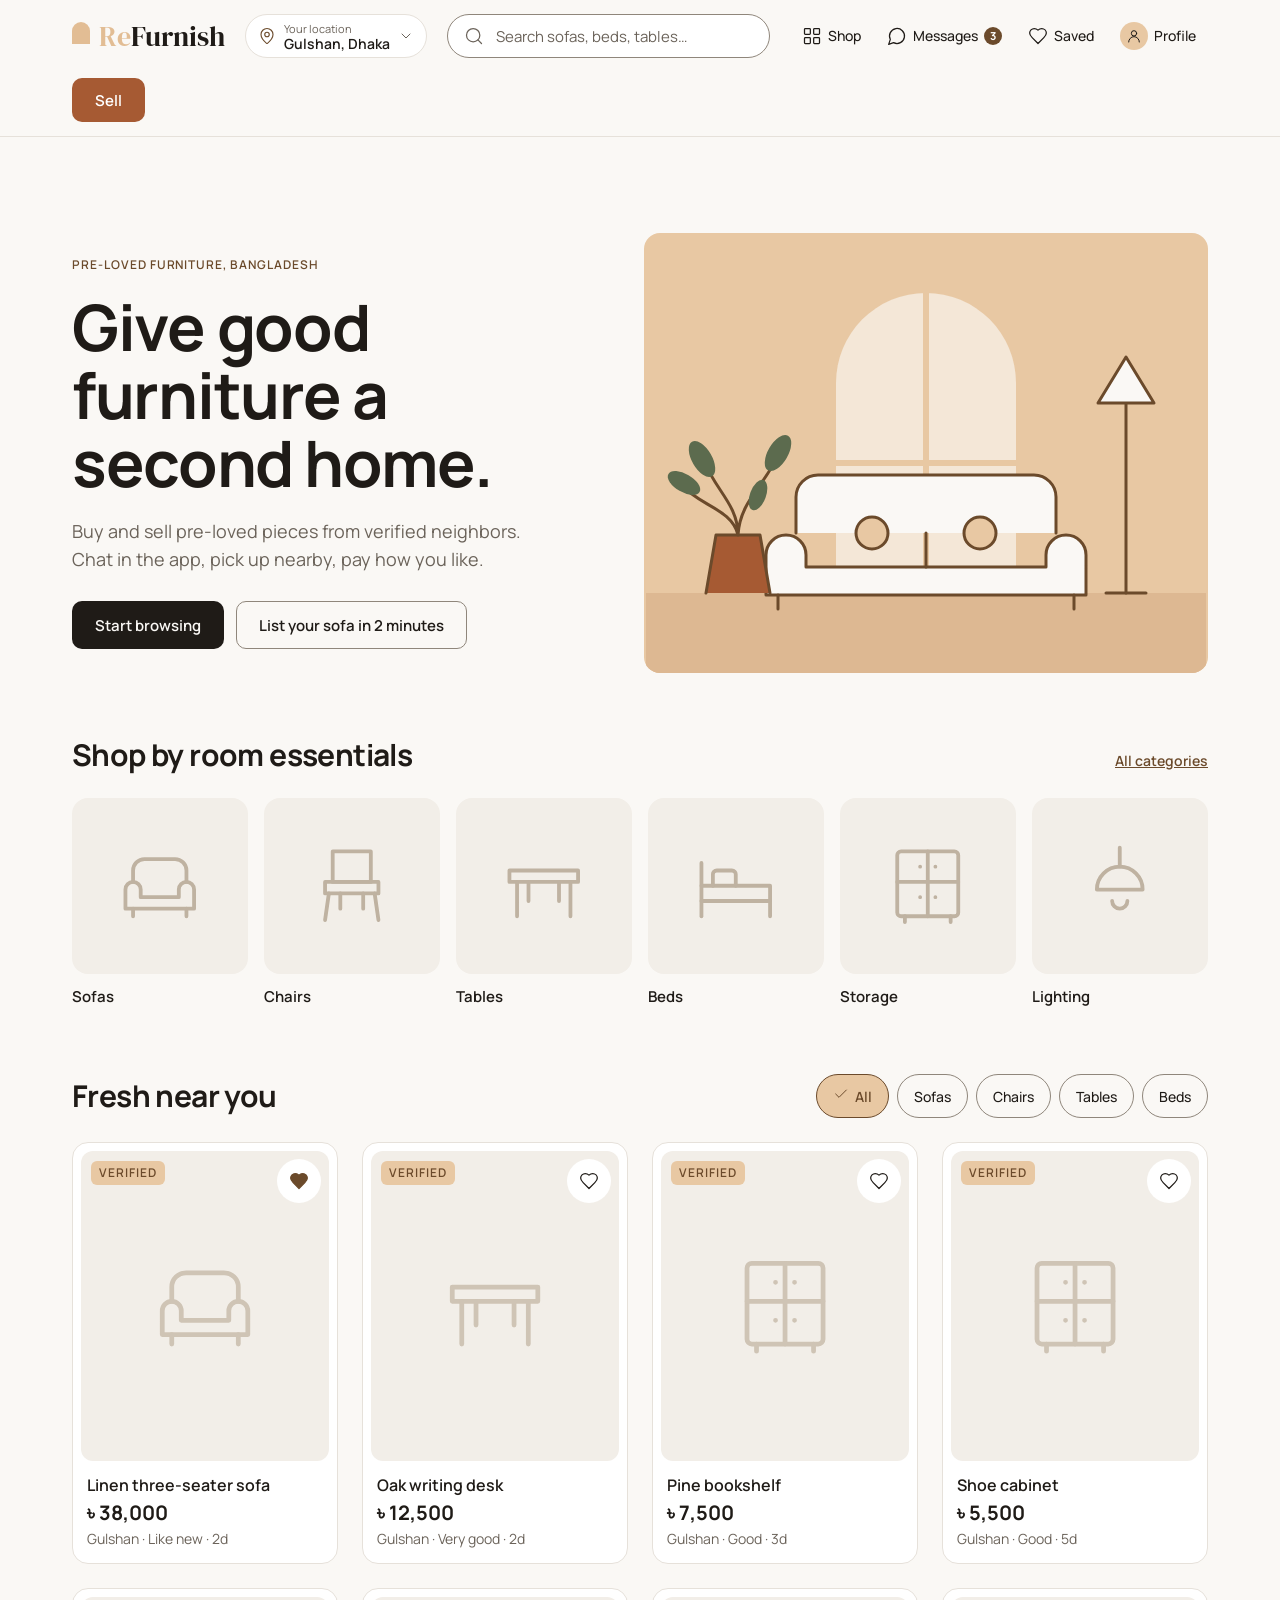
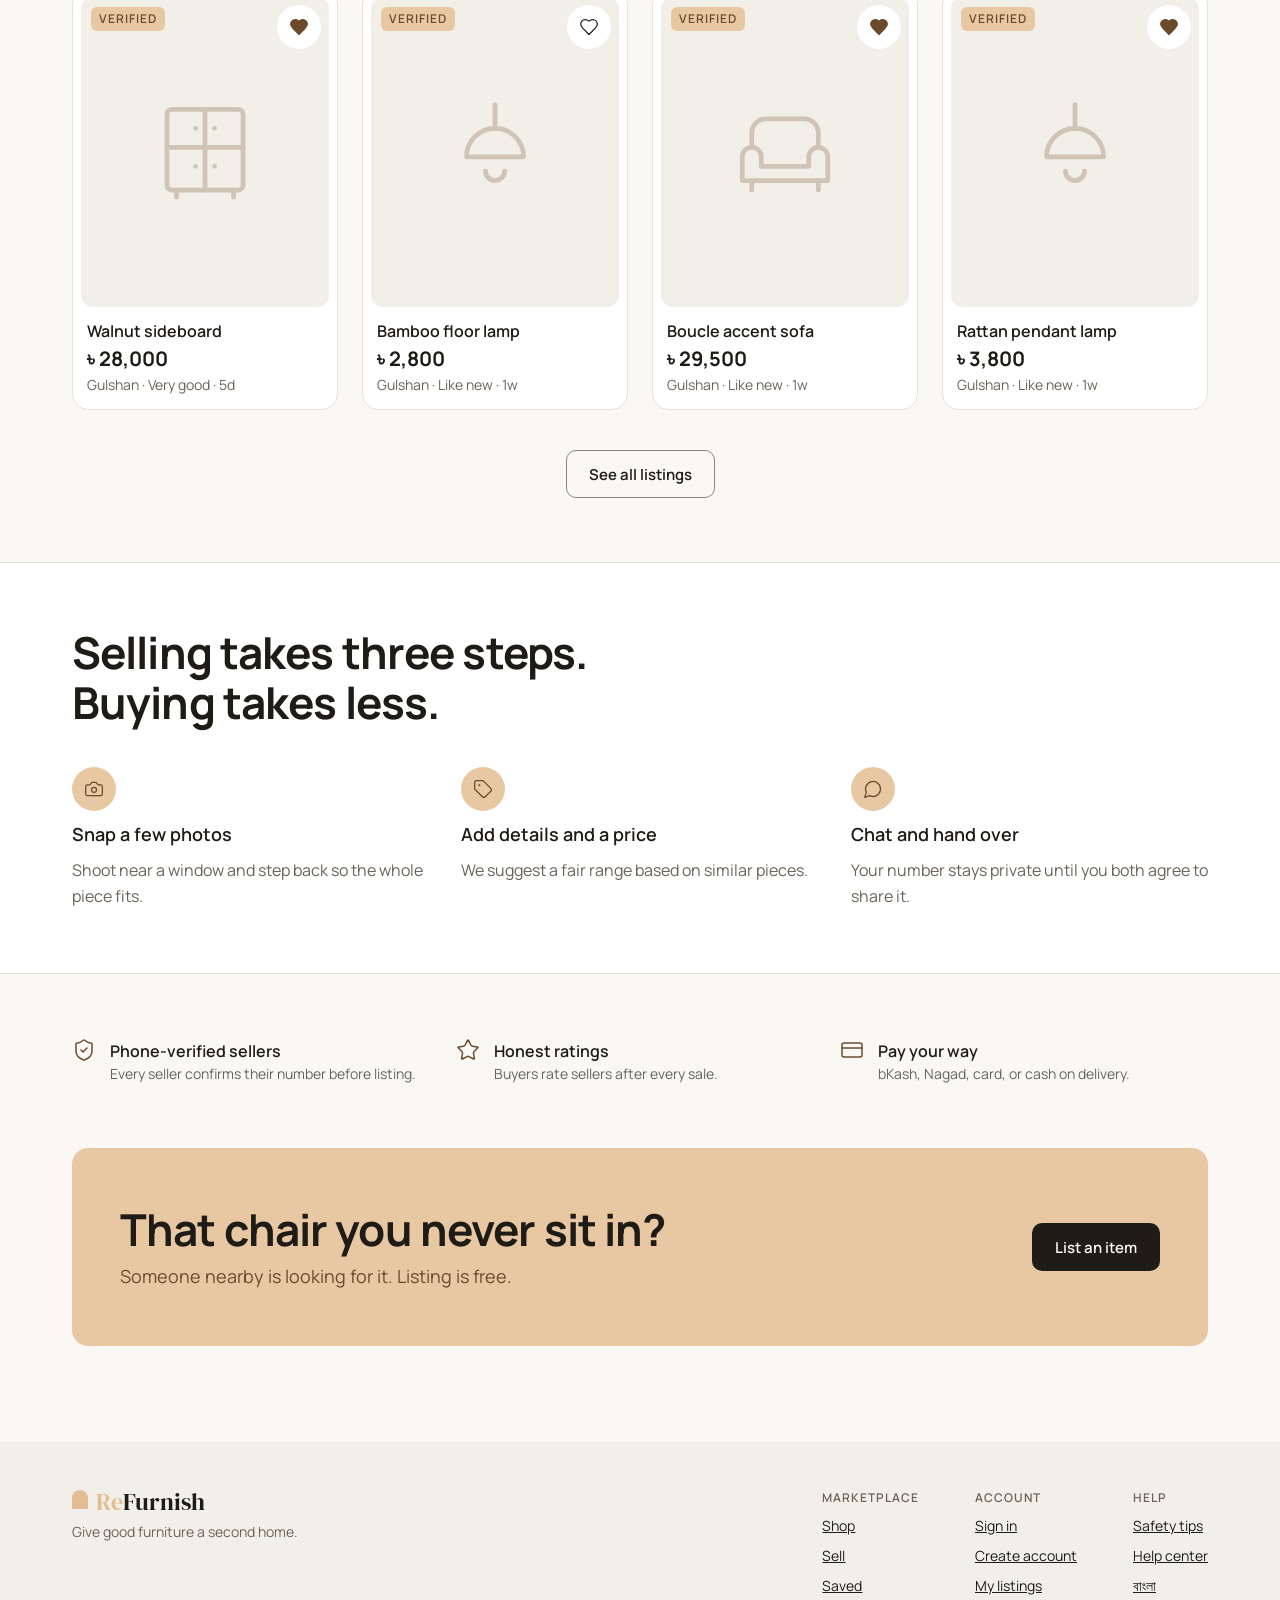
<file: index.html>
<!doctype html>
<html lang="en">
<head>
<meta charset="utf-8">
<meta name="viewport" content="width=device-width, initial-scale=1">
<title>ReFurnish — Pre-loved furniture in Bangladesh</title>
<meta name="description" content="Buy and sell pre-loved furniture from verified neighbors. Chat in the app, pick up nearby, pay how you like.">
<link rel="preconnect" href="https://fonts.googleapis.com">
<link rel="preconnect" href="https://fonts.gstatic.com" crossorigin>
<link href="https://fonts.googleapis.com/css2?family=DM+Serif+Display&family=Manrope:wght@400;500;600;700&display=swap" rel="stylesheet">
<link rel="stylesheet" href="css/styles.css">
<style>
.hero { display: flex; flex-wrap: wrap; gap: 48px; align-items: center; padding-top: 96px; padding-bottom: 64px; }
.hero-art { flex: 1 1 480px; background: var(--oak); border-radius: 16px; min-height: 440px; display: flex; align-items: flex-end; justify-content: center; overflow: hidden; }
.hero-art svg { width: 100%; max-width: 560px; height: auto; display: block; }
.cat-tile { display: flex; flex-direction: column; gap: 10px; color: var(--ink); text-decoration: none; }
.cat-tile:hover .well { background: #EBE5DC; }
.cat-tile .well svg.glyph { width: 52%; color: #BFB2A1; }
.section-head { display: flex; flex-wrap: wrap; justify-content: space-between; align-items: center; gap: 16px; margin-bottom: 24px; }
.steps { display: grid; grid-template-columns: repeat(auto-fit, minmax(240px, 1fr)); gap: 32px; }
.step-ico { width: 44px; height: 44px; border-radius: 999px; background: var(--oak); color: var(--oak-deep); display: flex; align-items: center; justify-content: center; }
.trust { display: grid; grid-template-columns: repeat(auto-fit, minmax(240px, 1fr)); gap: 16px; }
.trust > div { display: flex; gap: 14px; align-items: flex-start; }
.trust svg { flex: none; color: var(--oak-deep); }
.cta { background: var(--oak); border-radius: 16px; padding: 56px 48px; display: flex; flex-wrap: wrap; justify-content: space-between; align-items: center; gap: 24px; }
@media (max-width: 600px) {
  .hero { padding-top: 40px; gap: 32px; }
  .hero-art { min-height: 280px; }
  .cta { padding: 32px 24px; }
}
</style>
</head>
<body>
<div id="site-header"></div>

<main>
<section class="container hero">
  <div style="flex: 1 1 440px; display: flex; flex-direction: column; gap: 20px">
    <span class="label" style="color: var(--oak-deep)">Pre-loved furniture, Bangladesh</span>
    <h1 class="h-xl">Give good furniture a second home.</h1>
    <p style="margin: 0; max-width: 460px; color: var(--muted); font-size: 18px; line-height: 28px">Buy and sell pre-loved pieces from verified neighbors. Chat in the app, pick up nearby, pay how you like.</p>
    <div style="display: flex; flex-wrap: wrap; gap: 12px; margin-top: 8px">
      <a class="btn btn-primary" href="shop.html">Start browsing</a>
      <a class="btn btn-secondary" href="sell.html">List your sofa in 2 minutes</a>
    </div>
  </div>
  <div class="hero-art" role="img" aria-label="Illustration of a sunlit living room with a sofa, a floor lamp and a plant">
    <svg viewBox="0 0 560 440" fill="none" aria-hidden="true">
      <path d="M190 360V150a90 90 0 0 1 180 0v210z" fill="#F4E7D7"/>
      <path d="M280 60v300M190 230h180" stroke="#E8C8A3" stroke-width="6"/>
      <rect x="0" y="360" width="560" height="80" fill="#DDB892"/>
      <g stroke="#6B4A2B" stroke-width="3" stroke-linecap="round" stroke-linejoin="round">
        <path d="M150 300v-36a22 22 0 0 1 22-22h216a22 22 0 0 1 22 22v36" fill="#FAF8F5"/>
        <path d="M120 322a20 20 0 0 1 40 0v12h240v-12a20 20 0 0 1 40 0v40H120z" fill="#FAF8F5"/>
        <path d="M280 300v34M132 362v14M428 362v14"/>
        <path d="M480 360V170"/>
        <path d="M452 170l28-46 28 46z" fill="#FAF8F5"/>
        <path d="M460 360h40"/>
        <path d="M60 360l10-58h44l10 58" fill="#A65A33" stroke="#6B4A2B"/>
        <path d="M92 302c0-30-22-44-34-74M92 302c2-34 26-48 40-80M92 302c-6-26-40-30-56-50"/>
      </g>
      <g fill="#5C6B4E">
        <ellipse cx="56" cy="226" rx="10" ry="20" transform="rotate(-30 56 226)"/>
        <ellipse cx="132" cy="220" rx="10" ry="20" transform="rotate(30 132 220)"/>
        <ellipse cx="38" cy="250" rx="9" ry="18" transform="rotate(-60 38 250)"/>
        <ellipse cx="112" cy="262" rx="8" ry="16" transform="rotate(20 112 262)"/>
      </g>
      <circle cx="226" cy="300" r="16" fill="#E8C8A3" stroke="#6B4A2B" stroke-width="3"/>
      <circle cx="334" cy="300" r="16" fill="#E8C8A3" stroke="#6B4A2B" stroke-width="3"/>
    </svg>
  </div>
</section>

<section class="container" style="padding-bottom: 64px">
  <div class="section-head" style="align-items: baseline">
    <h2 class="h-m">Shop by room essentials</h2>
    <a href="shop.html" style="font-size: 14px; font-weight: 600">All categories</a>
  </div>
  <div id="cats" style="display: grid; grid-template-columns: repeat(auto-fill, minmax(160px, 1fr)); gap: 16px"></div>
</section>

<section class="container" style="padding-bottom: 64px">
  <div class="section-head">
    <h2 class="h-m">Fresh near you</h2>
    <div id="chips" role="group" aria-label="Filter by category" style="display: flex; flex-wrap: wrap; gap: 8px"></div>
  </div>
  <div id="fresh" class="product-grid"></div>
  <div style="display: flex; justify-content: center; margin-top: 40px">
    <a class="btn btn-secondary" href="shop.html">See all listings</a>
  </div>
</section>

<section style="background: var(--raised); border-top: 1px solid var(--line); border-bottom: 1px solid var(--line)">
  <div class="container" style="padding-top: 64px; padding-bottom: 64px; display: flex; flex-direction: column; gap: 40px">
    <h2 class="h-l" style="max-width: 560px">Selling takes three steps. Buying takes less.</h2>
    <div class="steps">
      <div style="display: flex; flex-direction: column; gap: 10px">
        <span class="step-ico" data-icon="camera"></span>
        <span class="h-s">Snap a few photos</span>
        <span class="muted">Shoot near a window and step back so the whole piece fits.</span>
      </div>
      <div style="display: flex; flex-direction: column; gap: 10px">
        <span class="step-ico" data-icon="tag"></span>
        <span class="h-s">Add details and a price</span>
        <span class="muted">We suggest a fair range based on similar pieces.</span>
      </div>
      <div style="display: flex; flex-direction: column; gap: 10px">
        <span class="step-ico" data-icon="chat"></span>
        <span class="h-s">Chat and hand over</span>
        <span class="muted">Your number stays private until you both agree to share it.</span>
      </div>
    </div>
  </div>
</section>

<section class="container" style="padding-top: 64px; padding-bottom: 64px">
  <div class="trust">
    <div><span data-icon="shield" data-size="24"></span><div><div style="font-weight: 600">Phone-verified sellers</div><div class="small muted">Every seller confirms their number before listing.</div></div></div>
    <div><span data-icon="star" data-size="24"></span><div><div style="font-weight: 600">Honest ratings</div><div class="small muted">Buyers rate sellers after every sale.</div></div></div>
    <div><span data-icon="card" data-size="24"></span><div><div style="font-weight: 600">Pay your way</div><div class="small muted">bKash, Nagad, card, or cash on delivery.</div></div></div>
  </div>
</section>

<section class="container" style="padding-bottom: 96px">
  <div class="cta">
    <div style="max-width: 560px; display: flex; flex-direction: column; gap: 8px">
      <h2 class="h-l">That chair you never sit in?</h2>
      <p style="margin: 0; color: var(--oak-deep); font-size: 18px; line-height: 28px">Someone nearby is looking for it. Listing is free.</p>
    </div>
    <a class="btn btn-primary" href="sell.html">List an item</a>
  </div>
</section>
</main>

<div id="site-footer"></div>

<script src="js/data.js"></script>
<script src="js/app.js"></script>
<script>
(function () {
  RF.init('home', 'full');
  RF.$all('[data-icon]').forEach(function (el) {
    el.innerHTML = RF.icon(el.getAttribute('data-icon'), Number(el.getAttribute('data-size')) || 20);
  });

  RF.$('#cats').innerHTML = RF.D.CATEGORIES.map(function (c) {
    return '<a class="cat-tile" href="shop.html?cat=' + c + '"><span class="well square">' + RF.glyph(c) + '</span><span style="font-size: 15px; font-weight: 600">' + c + '</span></a>';
  }).join('');

  var cat = 'All';
  function renderChips() {
    RF.$('#chips').innerHTML = ['All', 'Sofas', 'Chairs', 'Tables', 'Beds'].map(function (l) {
      return '<button type="button" class="chip" data-chip="' + l + '" aria-pressed="' + (cat === l) + '">' +
        '<span class="check-ico">' + RF.icon('check', 16) + '</span>' + l + '</button>';
    }).join('');
  }
  function renderFresh() {
    var area = (RF.store.get('location', {}).area);
    var list = RF.allListings().filter(function (x) { return !x.sold && (cat === 'All' || x.cat === cat); });
    // Nearby first, then newest.
    list.sort(function (a, b) {
      var na = a.area === area ? 0 : 1, nb = b.area === area ? 0 : 1;
      return na - nb || a.ageHours - b.ageHours;
    });
    RF.$('#fresh').innerHTML = list.slice(0, 8).map(function (l) { return RF.productCard(l); }).join('');
  }
  RF.$('#chips').addEventListener('click', function (e) {
    var b = e.target.closest('[data-chip]');
    if (!b) return;
    cat = b.getAttribute('data-chip');
    renderChips(); renderFresh();
  });
  document.addEventListener('rf:location', renderFresh);
  renderChips(); renderFresh();
})();
</script>
</body>
</html>
</file>
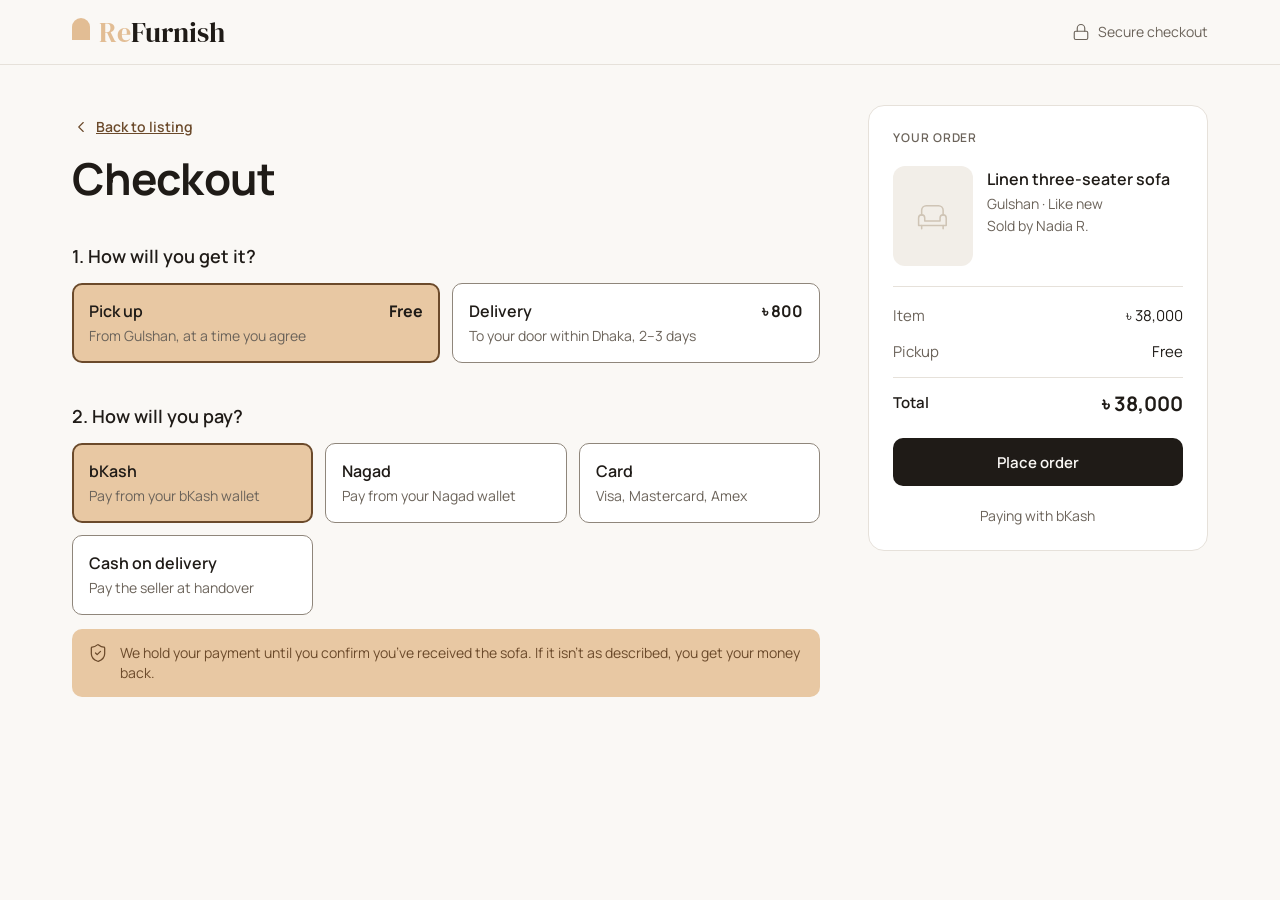
<file: checkout.html>
<!doctype html>
<html lang="en">
<head>
<meta charset="utf-8">
<meta name="viewport" content="width=device-width, initial-scale=1">
<title>Checkout — ReFurnish</title>
<link rel="preconnect" href="https://fonts.googleapis.com">
<link rel="preconnect" href="https://fonts.gstatic.com" crossorigin>
<link href="https://fonts.googleapis.com/css2?family=DM+Serif+Display&family=Manrope:wght@400;500;600;700&display=swap" rel="stylesheet">
<link rel="stylesheet" href="css/styles.css">
<style>
.co { display: flex; flex-wrap: wrap; gap: 48px; align-items: flex-start; padding-top: 40px; padding-bottom: 96px; }
.co-main { flex: 999 1 560px; min-width: 0; display: flex; flex-direction: column; gap: 40px; }
.co-main section { display: flex; flex-direction: column; gap: 14px; }
.opts { display: grid; grid-template-columns: repeat(auto-fit, minmax(220px, 1fr)); gap: 12px; }
.summary { flex: 1 1 340px; background: var(--raised); border: 1px solid var(--line); border-radius: 16px; padding: 24px; display: flex; flex-direction: column; gap: 20px; position: sticky; top: 24px; }
.summary dl { margin: 0; display: flex; flex-direction: column; gap: 10px; border-top: 1px solid var(--line); padding-top: 16px; font-size: 15px; }
.summary dl > div { display: flex; justify-content: space-between; }
.summary dt { color: var(--muted); }
.summary dd { margin: 0; }
</style>
</head>
<body>
<header style="border-bottom: 1px solid var(--line)">
  <div class="container" style="padding-top: 18px; padding-bottom: 18px; display: flex; justify-content: space-between; align-items: center; gap: 16px; flex-wrap: wrap">
    <a href="index.html" class="logo" aria-label="ReFurnish home"><span class="arch" aria-hidden="true"></span><span><span class="re">Re</span>Furnish</span></a>
    <span class="small muted" style="display: inline-flex; align-items: center; gap: 8px" id="secure"></span>
  </div>
</header>

<div id="page"></div>

<script src="js/data.js"></script>
<script src="js/app.js"></script>
<script>
(function () {
  RF.$('#secure').innerHTML = RF.icon('lock', 18) + 'Secure checkout';
  var id = RF.param('id') || 'linen-sofa';
  var l = RF.getListing(id);
  var page = RF.$('#page');
  if (!l || l.sold || l.mine) {
    page.innerHTML = '<main class="container empty" style="padding-top:96px;padding-bottom:96px">' +
      '<h1 class="h-l">' + (l && l.mine ? 'This is your own listing' : 'This piece isn’t available') + '</h1>' +
      '<p class="muted" style="margin:0">' + (l && l.mine ? 'You can’t buy something you’re selling.' : 'It may have sold already.') + '</p>' +
      '<a class="btn btn-primary" href="shop.html">Keep browsing</a></main>';
    return;
  }
  var s = RF.seller(l.seller);
  var first = RF.firstName(s.name);
  var DELIVERY = 800;
  var state = { handover: 'pickup', pay: 'bKash', placed: false };
  var PAYS = [
    { id: 'bKash', hint: 'Pay from your bKash wallet' },
    { id: 'Nagad', hint: 'Pay from your Nagad wallet' },
    { id: 'Card', hint: 'Visa, Mastercard, Amex' },
    { id: 'Cash on delivery', hint: 'Pay the seller at handover' }
  ];
  var shortName = { Sofas: 'sofa', Chairs: 'chair', Tables: 'table', Beds: 'bed', Storage: 'piece', Lighting: 'lamp' }[l.cat] || 'piece';
  var areaOpts = RF.D.AREAS.map(function (a) { return '<option>' + a + '</option>'; }).join('');
  var days = [];
  for (var i = 2; i <= 5; i++) {
    var d = new Date(); d.setDate(d.getDate() + i);
    days.push(d.toLocaleDateString('en-GB', { weekday: 'long', day: 'numeric', month: 'short' }));
  }

  function render() {
    if (state.placed) {
      page.innerHTML = '<main class="container" style="max-width:560px;padding-top:96px;padding-bottom:96px;display:flex;flex-direction:column;gap:24px;align-items:center;text-align:center">' +
        '<span class="success-mark" aria-hidden="true">' + RF.icon('check', 30) + '</span>' +
        '<span class="label" style="color:var(--success)">' + (state.pay === 'Cash on delivery' ? 'Order placed' : 'Payment confirmed') + '</span>' +
        '<h1 class="h-l">The ' + RF.esc(shortName) + ' is yours</h1>' +
        '<p style="margin:0" class="muted">' + RF.esc(first) + ' has been told. Agree a time in Messages — ' +
          (state.pay === 'Cash on delivery' ? 'you’ll pay at handover.' : 'we’ll release the payment once you confirm you’ve got it.') + '</p>' +
        '<div style="display:flex;gap:10px;flex-wrap:wrap;justify-content:center">' +
          '<a class="btn btn-primary" href="messages.html?listing=' + encodeURIComponent(l.id) + '">Message ' + RF.esc(first) + '</a>' +
          '<a class="btn btn-secondary" href="index.html">Keep browsing</a></div></main>';
      return;
    }
    var del = state.handover === 'delivery';
    var opt = function (on, attrs, inner) {
      return '<button type="button" role="radio" class="option-card" aria-checked="' + on + '" ' + attrs + '>' + inner + '</button>';
    };
    var handover = opt(!del, 'data-handover="pickup"',
        '<span style="display:flex;justify-content:space-between;gap:8px"><span style="font-weight:600">Pick up</span><span style="font-weight:700">Free</span></span>' +
        '<span class="small muted" style="display:block;margin-top:4px">From ' + RF.esc(l.area) + ', at a time you agree</span>') +
      opt(del, 'data-handover="delivery"' + (l.delivery ? '' : ' disabled'),
        '<span style="display:flex;justify-content:space-between;gap:8px"><span style="font-weight:600">Delivery</span><span style="font-weight:700">' + RF.money(DELIVERY) + '</span></span>' +
        '<span class="small muted" style="display:block;margin-top:4px">' + (l.delivery ? 'To your door within Dhaka, 2–3 days' : 'Not offered for this piece') + '</span>');
    var pays = PAYS.map(function (p) {
      return opt(state.pay === p.id, 'data-pay="' + p.id + '"', '<span style="display:block;font-weight:600">' + p.id + '</span><span class="small muted" style="display:block;margin-top:4px">' + p.hint + '</span>');
    }).join('');

    page.innerHTML = '<main class="container co">' +
      '<div class="co-main">' +
        '<div><a href="product.html?id=' + encodeURIComponent(l.id) + '" style="display:inline-flex;align-items:center;gap:6px;font-size:14px;font-weight:600;min-height:44px">' + RF.icon('left', 18) + 'Back to listing</a>' +
        '<h1 class="h-l" style="margin-top:4px">Checkout</h1></div>' +
        '<section><h2 class="h-s">1. How will you get it?</h2>' +
          '<div role="radiogroup" aria-label="Handover" class="opts" id="handover">' + handover + '</div>' +
          (del ? '<div class="opts" style="padding-top:8px;gap:16px">' +
            '<div class="form-row" style="grid-column:1/-1"><label for="addr" class="flabel">Delivery address</label><input id="addr" class="field" autocomplete="street-address" placeholder="House 12, Road 5, Dhanmondi"><span class="error" id="addrErr" role="alert" hidden>' + RF.icon('alert', 18) + 'Add an address so we know where to deliver.</span></div>' +
            '<div class="form-row"><label for="area" class="flabel">Area</label><select id="area" class="field">' + areaOpts + '</select></div>' +
            '<div class="form-row"><label for="when" class="flabel">Preferred day</label><select id="when" class="field">' + days.map(function (d) { return '<option>' + d + '</option>'; }).join('') + '</select></div>' +
          '</div>' : '') +
        '</section>' +
        '<section><h2 class="h-s">2. How will you pay?</h2>' +
          '<div role="radiogroup" aria-label="Payment method" class="opts" id="pays">' + pays + '</div>' +
          '<div class="notice">' + RF.icon('shield') + '<span>' +
            (state.pay === 'Cash on delivery' ? 'You pay ' + RF.esc(first) + ' in person when you get the ' + RF.esc(shortName) + '. Check it before you hand over cash.' :
             'We hold your payment until you confirm you’ve received the ' + RF.esc(shortName) + '. If it isn’t as described, you get your money back.') +
          '</span></div>' +
        '</section>' +
      '</div>' +
      '<aside aria-label="Order summary" class="summary">' +
        '<span class="label muted">Your order</span>' +
        '<div style="display:flex;gap:14px"><span style="width:80px;flex:none">' + RF.well(l) + '</span>' +
          '<div style="display:flex;flex-direction:column;gap:2px"><span style="font-weight:600">' + RF.esc(l.name) + '</span>' +
          '<span class="small muted">' + RF.esc(l.area + ' · ' + l.cond) + '</span><span class="small muted">Sold by ' + RF.esc(first + ' ' + s.name.split(' ').slice(-1)[0].charAt(0) + '.') + '</span></div></div>' +
        '<dl>' +
          '<div><dt>Item</dt><dd>' + RF.money(l.price) + '</dd></div>' +
          '<div><dt>' + (del ? 'Delivery' : 'Pickup') + '</dt><dd>' + (del ? RF.money(DELIVERY) : 'Free') + '</dd></div>' +
          '<div style="border-top:1px solid var(--line);padding-top:12px;margin-top:2px"><dt style="font-weight:600;color:var(--ink)">Total</dt><dd class="price">' + RF.money(l.price + (del ? DELIVERY : 0)) + '</dd></div>' +
        '</dl>' +
        '<button type="button" class="btn btn-primary btn-block" id="place">Place order</button>' +
        '<span class="small muted" style="text-align:center">Paying with ' + RF.esc(state.pay) + '</span>' +
      '</aside></main>';
  }

  page.addEventListener('click', function (e) {
    var h = e.target.closest('[data-handover]');
    if (h && !h.disabled) { state.handover = h.getAttribute('data-handover'); render(); return; }
    var p = e.target.closest('[data-pay]');
    if (p) { state.pay = p.getAttribute('data-pay'); render(); return; }
    if (e.target.closest('#place')) {
      if (state.handover === 'delivery') {
        var a = RF.$('#addr');
        if (!a.value.trim()) { a.classList.add('invalid'); RF.$('#addrErr').hidden = false; a.focus(); return; }
      }
      var orders = RF.store.get('orders', []);
      orders.unshift({ listing: l.id, handover: state.handover, pay: state.pay, total: l.price + (state.handover === 'delivery' ? DELIVERY : 0), at: Date.now() });
      RF.store.set('orders', orders);
      state.placed = true; render(); window.scrollTo(0, 0);
    }
  });
  // Arrow keys move between radio cards.
  page.addEventListener('keydown', function (e) {
    var g = e.target.closest('[role="radiogroup"]');
    if (!g || ['ArrowRight', 'ArrowDown', 'ArrowLeft', 'ArrowUp'].indexOf(e.key) === -1) return;
    var items = RF.$all('[role="radio"]:not(:disabled)', g), i = items.indexOf(e.target);
    var n = items[(i + (e.key === 'ArrowRight' || e.key === 'ArrowDown' ? 1 : -1) + items.length) % items.length];
    e.preventDefault(); n.click();
    var again = RF.$('[data-' + (n.hasAttribute('data-pay') ? 'pay' : 'handover') + '="' + n.getAttribute(n.hasAttribute('data-pay') ? 'data-pay' : 'data-handover') + '"]');
    if (again) again.focus();
  });
  render();
})();
</script>
</body>
</html>
</file>
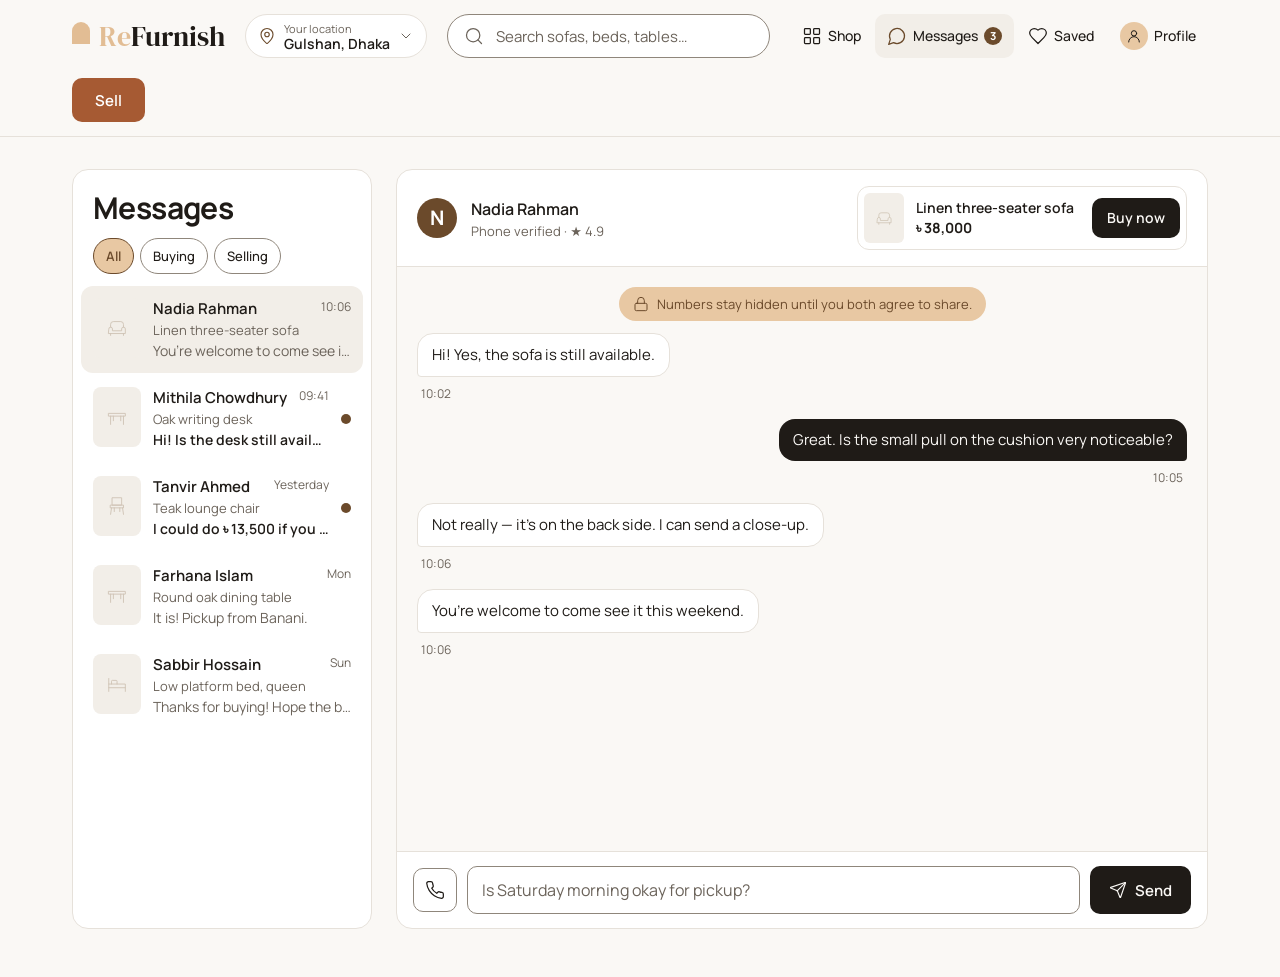
<file: messages.html>
<!doctype html>
<html lang="en">
<head>
<meta charset="utf-8">
<meta name="viewport" content="width=device-width, initial-scale=1">
<title>Messages — ReFurnish</title>
<link rel="preconnect" href="https://fonts.googleapis.com">
<link rel="preconnect" href="https://fonts.gstatic.com" crossorigin>
<link href="https://fonts.googleapis.com/css2?family=DM+Serif+Display&family=Manrope:wght@400;500;600;700&display=swap" rel="stylesheet">
<link rel="stylesheet" href="css/styles.css">
<style>
.msgs { display: flex; flex-wrap: wrap; gap: 24px; align-items: stretch; padding-top: 32px; padding-bottom: 48px; }
.list { flex: 1 1 300px; display: flex; flex-direction: column; overflow: hidden; height: min(760px, calc(100vh - 140px)); min-height: 480px; }
.list ul { list-style: none; margin: 0; padding: 0 8px 8px; display: flex; flex-direction: column; gap: 2px; overflow-y: auto; }
.convo { width: 100%; display: flex; gap: 12px; align-items: flex-start; text-align: left; padding: 12px; border: 0; border-radius: 12px; cursor: pointer; font-family: var(--font); color: var(--ink); background: transparent; }
.convo:hover { background: var(--bg); }
.convo[aria-current="true"] { background: var(--sunken); }
.convo .thumb { width: 48px; flex: none; }
.convo .thumb .well { border-radius: 8px; }
.convo .preview { font-size: 14px; line-height: 20px; overflow: hidden; text-overflow: ellipsis; white-space: nowrap; color: var(--muted); }
.convo.unread .preview { color: var(--ink); font-weight: 600; }
.dot { width: 10px; height: 10px; border-radius: 999px; background: var(--oak-deep); flex: none; align-self: center; }
.thread { flex: 999 1 520px; min-width: 0; display: flex; flex-direction: column; overflow: hidden; height: min(760px, calc(100vh - 140px)); min-height: 480px; }
.thread-head { padding: 16px 20px; border-bottom: 1px solid var(--line); display: flex; flex-wrap: wrap; gap: 14px; align-items: center; }
.item-pill { display: flex; align-items: center; gap: 12px; padding: 6px; border: 1px solid var(--line); border-radius: 12px; color: var(--ink); text-decoration: none; }
.item-pill .well { width: 40px; border-radius: 6px; }
.stream { flex: 1; padding: 20px; display: flex; flex-direction: column; gap: 12px; background: var(--bg); overflow-y: auto; }
.sys { align-self: center; display: flex; gap: 8px; align-items: center; padding: 8px 14px; background: var(--oak); color: var(--oak-deep); border-radius: 999px; font-size: 13px; line-height: 18px; text-align: center; }
.m { display: flex; flex-direction: column; gap: 4px; max-width: 70%; }
.m.me { align-items: flex-end; align-self: flex-end; }
.m.them { align-items: flex-start; align-self: flex-start; }
.bubble { padding: 10px 14px; border-radius: 16px; font-size: 15px; line-height: 22px; overflow-wrap: anywhere; }
.me .bubble { background: var(--ink); color: var(--bg); border-bottom-right-radius: 4px; }
.them .bubble { background: #fff; color: var(--ink); border: 1px solid var(--line); border-bottom-left-radius: 4px; }
.m time { font-size: 12px; color: var(--muted); padding: 0 4px; }
.composer { padding: 14px 16px; border-top: 1px solid var(--line); display: flex; gap: 10px; align-items: center; }
.composer input { flex: 1; min-width: 0; }
.typing { align-self: flex-start; font-size: 13px; color: var(--muted); }
@media (max-width: 860px) {
  .list, .thread { height: auto; min-height: 0; }
  .stream { min-height: 360px; }
  .m { max-width: 85%; }
}
</style>
</head>
<body>
<div id="site-header"></div>

<main class="container msgs">
  <section aria-label="Conversations" class="panel list">
    <div style="padding: 20px 20px 12px; display: flex; flex-direction: column; gap: 12px">
      <h1 class="h-m">Messages</h1>
      <div role="group" aria-label="Show" id="filters" style="display: flex; gap: 6px"></div>
    </div>
    <ul id="convos"></ul>
  </section>
  <section aria-label="Conversation" class="panel thread" id="thread"></section>
</main>

<script src="js/data.js"></script>
<script src="js/app.js"></script>
<script>
(function () {
  var threads = RF.threads();
  threads.forEach(function (t) { t.typing = false; });
  var want = RF.param('listing');
  var filter = 'All';
  var active = threads.length ? threads[0].id : null;

  // Opening "Message seller" from a listing starts (or reopens) that conversation.
  if (want) {
    var l = RF.getListing(want);
    var t = threads.filter(function (x) { return x.listing === want; })[0];
    if (!t && l && !l.mine) {
      t = { id: 't-' + Date.now().toString(36), listing: want, with: l.seller, role: 'buying', unread: false, msgs: [] };
      threads.unshift(t); RF.saveThreads(threads);
    }
    if (t) active = t.id;
  }
  RF.init('messages');

  var REPLIES = [
    'Thanks for your message! Yes, it’s still available.',
    'Sure, that works for me. Which day suits you?',
    'I can send a few more photos if that helps.',
    'Pickup is easiest in the evening after 6.'
  ];

  function find(id) { return threads.filter(function (x) { return x.id === id; })[0]; }
  function save() { RF.saveThreads(threads); }

  function renderFilters() {
    RF.$('#filters').innerHTML = ['All', 'Buying', 'Selling'].map(function (f) {
      return '<button type="button" class="chip chip-sm" data-filter="' + f + '" aria-pressed="' + (filter === f) + '">' + f + '</button>';
    }).join('');
  }

  function renderList() {
    var shown = threads.filter(function (t) { return filter === 'All' || t.role === filter.toLowerCase(); });
    RF.$('#convos').innerHTML = shown.length ? shown.map(function (t) {
      var l = RF.getListing(t.listing) || { name: 'Removed listing', cat: 'Sofas' };
      var s = RF.seller(t.with) || { name: 'Member' };
      var last = t.msgs[t.msgs.length - 1];
      var unread = t.unread && t.id !== active;
      return '<li><button type="button" class="convo' + (unread ? ' unread' : '') + '" data-thread="' + t.id + '" aria-current="' + (t.id === active) + '">' +
        '<span class="thumb">' + RF.well(l) + '</span>' +
        '<span style="flex:1;min-width:0;display:flex;flex-direction:column;gap:2px">' +
          '<span style="display:flex;justify-content:space-between;gap:8px"><span style="font-weight:600;font-size:15px">' + RF.esc(s.name) + '</span><span style="font-size:12px;color:var(--muted)">' + RF.esc(last ? last.time : '') + '</span></span>' +
          '<span style="font-size:13px;line-height:18px;color:var(--muted)">' + RF.esc(l.name) + '</span>' +
          '<span class="preview">' + RF.esc(last ? (last.me ? 'You: ' : '') + last.text : 'No messages yet') + '</span>' +
        '</span>' + (unread ? '<span class="dot" role="img" aria-label="Unread"></span>' : '') +
        '</button></li>';
    }).join('') : '<li class="small muted" style="padding:12px">No conversations here yet.</li>';
  }

  function renderThread(focusInput) {
    var t = find(active);
    var el = RF.$('#thread');
    if (!t) {
      el.innerHTML = '<div class="empty" style="margin:auto"><span class="h-s">No conversation selected</span><span class="muted">Message a seller from any listing to start chatting.</span><a class="btn btn-primary" href="shop.html">Browse furniture</a></div>';
      return;
    }
    var l = RF.getListing(t.listing) || { id: '', name: 'Removed listing', price: null, cat: 'Sofas' };
    var s = RF.seller(t.with) || { name: 'Member', rating: '', verified: false };
    var canBuy = t.role === 'buying' && l.id && !l.sold;
    var stream = '<div class="sys">' + RF.icon('lock', 16) + 'Numbers stay hidden until you both agree to share.</div>' +
      t.msgs.map(function (m) {
        if (m.sys) return '<div class="sys">' + RF.esc(m.text) + '</div>';
        return '<div class="m ' + (m.me ? 'me' : 'them') + '"><div class="bubble">' + RF.esc(m.text) + '</div><time>' + RF.esc(m.time) + '</time></div>';
      }).join('') +
      (t.typing ? '<div class="typing">' + RF.esc(RF.firstName(s.name)) + ' is typing…</div>' : '');
    el.innerHTML =
      '<div class="thread-head">' +
        '<span aria-hidden="true" style="width:40px;height:40px;border-radius:999px;background:var(--oak-deep);color:#fff;display:flex;align-items:center;justify-content:center;font-weight:700;font-size:20px">' + RF.esc(s.name.charAt(0)) + '</span>' +
        '<div style="flex:1;min-width:160px;display:flex;flex-direction:column">' +
          '<a href="profile.html?seller=' + encodeURIComponent(t.with) + '" style="font-weight:600;color:var(--ink);text-decoration:none">' + RF.esc(s.name) + '</a>' +
          '<span style="font-size:13px;line-height:18px;color:var(--muted)">' + (s.verified ? 'Phone verified · ' : '') + '★ ' + s.rating + '</span></div>' +
        '<div class="item-pill"><a href="product.html?id=' + encodeURIComponent(l.id) + '" style="display:flex;align-items:center;gap:12px;color:var(--ink);text-decoration:none">' + RF.well(l) +
          '<span style="display:flex;flex-direction:column;padding-right:6px"><span class="small" style="font-weight:600">' + RF.esc(l.name) + '</span><span class="small" style="font-weight:700">' + (l.sold ? 'Sold' : RF.money(l.price)) + '</span></span></a>' +
          (canBuy ? '<a class="btn btn-primary" href="checkout.html?id=' + encodeURIComponent(l.id) + '" style="height:40px;padding:0 14px;font-size:14px">Buy now</a>' : '') +
        '</div></div>' +
      '<div class="stream" id="stream" aria-live="polite">' + stream + '</div>' +
      '<form class="composer" id="composer">' +
        '<button type="button" id="share" aria-label="Share my phone number" title="Share my number" class="btn btn-secondary btn-icon" style="width:44px;height:44px;flex:none"' + (t.shared ? ' disabled' : '') + '>' + RF.icon('phone') + '</button>' +
        '<label for="msg" class="sr-only">Message</label>' +
        '<input id="msg" class="field" autocomplete="off" placeholder="Is Saturday morning okay for pickup?">' +
        '<button type="submit" class="btn btn-primary" style="padding:0 18px">' + RF.icon('send', 18) + 'Send</button>' +
      '</form>';
    var st = RF.$('#stream'); st.scrollTop = st.scrollHeight;
    if (focusInput) RF.$('#msg').focus();
  }

  function select(id) {
    active = id;
    var t = find(id); if (t && t.unread) { t.unread = false; save(); }
    renderList(); renderThread();
  }

  RF.$('#filters').addEventListener('click', function (e) {
    var b = e.target.closest('[data-filter]'); if (!b) return;
    filter = b.getAttribute('data-filter'); renderFilters(); renderList();
  });
  RF.$('#convos').addEventListener('click', function (e) {
    var b = e.target.closest('[data-thread]'); if (b) select(b.getAttribute('data-thread'));
  });
  RF.$('#thread').addEventListener('submit', function (e) {
    e.preventDefault();
    var input = RF.$('#msg'), txt = input.value.trim();
    if (!txt) return;
    var t = find(active);
    t.msgs.push({ me: true, text: txt, time: RF.now() });
    // Move the conversation to the top.
    threads = [t].concat(threads.filter(function (x) { return x !== t; }));
    save(); renderList(); renderThread(true);
    // Demo only: the other person answers after a moment.
    var tid = t.id;
    setTimeout(function () { var x = find(tid); if (!x) return; x.typing = true; if (active === tid) renderThread(true); }, 700);
    setTimeout(function () {
      var x = find(tid); if (!x) return;
      x.typing = false;
      x.msgs.push({ me: false, text: REPLIES[(x.msgs.length) % REPLIES.length], time: RF.now() });
      if (active !== tid) x.unread = true;
      save(); renderList(); if (active === tid) renderThread(true);
    }, 2200);
  });
  RF.$('#thread').addEventListener('click', function (e) {
    if (!e.target.closest('#share')) return;
    var t = find(active);
    t.shared = true;
    t.msgs.push({ sys: true, text: 'You offered to share your number. It shows once they agree.' });
    save(); renderThread();
  });

  renderFilters();
  select(active);
})();
</script>
</body>
</html>
</file>
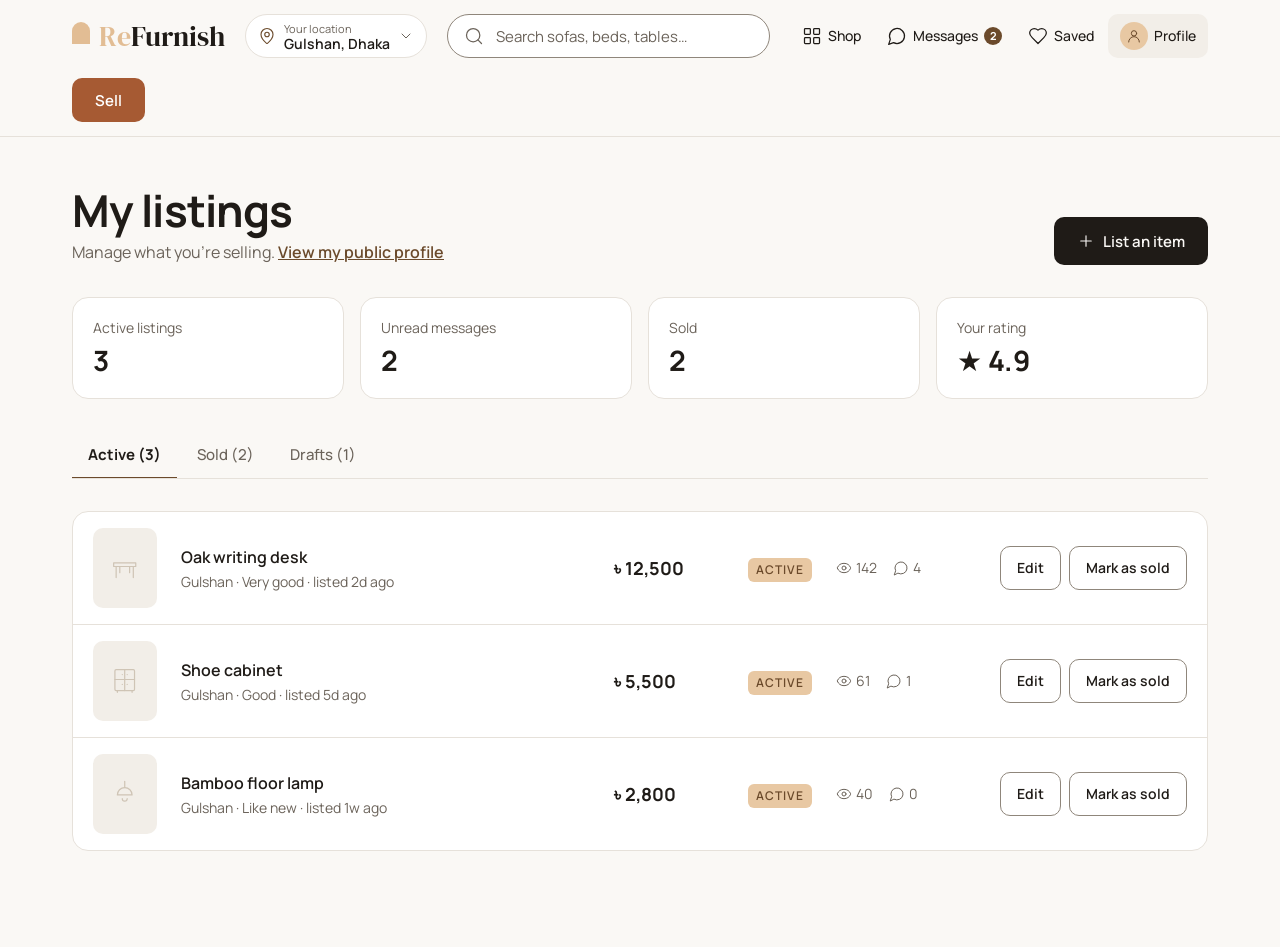
<file: my-listings.html>
<!doctype html>
<html lang="en">
<head>
<meta charset="utf-8">
<meta name="viewport" content="width=device-width, initial-scale=1">
<title>My listings — ReFurnish</title>
<link rel="preconnect" href="https://fonts.googleapis.com">
<link rel="preconnect" href="https://fonts.gstatic.com" crossorigin>
<link href="https://fonts.googleapis.com/css2?family=DM+Serif+Display&family=Manrope:wght@400;500;600;700&display=swap" rel="stylesheet">
<link rel="stylesheet" href="css/styles.css">
<style>
.stats { display: grid; grid-template-columns: repeat(auto-fit, minmax(200px, 1fr)); gap: 16px; }
.stats > div { padding: 20px; }
.stats .v { font-size: 28px; line-height: 36px; font-weight: 700; margin-top: 4px; }
@media (max-width: 600px) { .stats { grid-template-columns: repeat(2, minmax(0, 1fr)); } .stats > div { padding: 16px; } }
.rows { list-style: none; margin: 0; padding: 0; }
.row { display: flex; flex-wrap: wrap; align-items: center; gap: 16px 24px; padding: 16px 20px; }
.row + .row { border-top: 1px solid var(--line); }
.row .thumb { width: 64px; flex: none; }
.row .thumb .well { border-radius: 10px; }
.row .stat { display: inline-flex; gap: 4px; align-items: center; }
</style>
</head>
<body>
<div id="site-header"></div>

<main class="container" style="padding-top: 48px; padding-bottom: 96px; display: flex; flex-direction: column; gap: 32px">
  <div style="display: flex; flex-wrap: wrap; justify-content: space-between; align-items: flex-end; gap: 16px">
    <div>
      <h1 class="h-l">My listings</h1>
      <p style="margin: 4px 0 0" class="muted">Manage what you're selling. <a href="profile.html?seller=me" style="font-weight: 600">View my public profile</a></p>
    </div>
    <a class="btn btn-primary" href="sell.html" id="listBtn">List an item</a>
  </div>
  <div class="stats" id="stats"></div>
  <div role="tablist" aria-label="Listing status" class="tabs" id="tabs"></div>
  <div id="panel" role="tabpanel"></div>
</main>

<script src="js/data.js"></script>
<script src="js/app.js"></script>
<script>
(function () {
  RF.init('account');
  RF.$('#listBtn').insertAdjacentHTML('afterbegin', RF.icon('plus', 18));
  var tab = 'Active';
  var MAP = { Active: 'Active', Sold: 'Sold', Drafts: 'Draft' };
  var EMPTY = {
    Active: ['Nothing for sale right now', 'List a piece and it will show up here.'],
    Sold: ['No sales yet', 'Pieces you sell will show up here.'],
    Drafts: ['No drafts', 'Listings you save before publishing land here.']
  };
  var TAG = { Active: 'tag-oak', Sold: 'tag-plain', Draft: 'tag-draft' };

  function render() {
    var list = RF.myListings();
    var counts = { Active: 0, Sold: 0, Draft: 0 };
    list.forEach(function (x) { counts[x.status] = (counts[x.status] || 0) + 1; });
    var unread = RF.threads().filter(function (t) { return t.unread; }).length;
    var stat = function (k, v) { return '<div class="panel"><div class="small muted">' + k + '</div><div class="v">' + v + '</div></div>'; };
    RF.$('#stats').innerHTML = stat('Active listings', counts.Active) + stat('Unread messages', unread) + stat('Sold', counts.Sold) + stat('Your rating', '★ 4.9');

    RF.$('#tabs').innerHTML = ['Active', 'Sold', 'Drafts'].map(function (l) {
      return '<button type="button" role="tab" class="tab" data-tab="' + l + '" aria-selected="' + (tab === l) + '" tabindex="' + (tab === l ? 0 : -1) + '">' + l + ' (' + counts[MAP[l]] + ')</button>';
    }).join('');

    var shown = list.filter(function (x) { return x.status === MAP[tab]; });
    if (!shown.length) {
      RF.$('#panel').innerHTML = '<div class="panel empty">' +
        '<svg width="72" height="56" viewBox="0 0 72 56" fill="none" stroke="#6B635A" stroke-width="1.5" stroke-linecap="round" stroke-linejoin="round" aria-hidden="true"><rect x="12" y="10" width="48" height="36" rx="4"/><path d="M12 22h48M36 22v24"/><path d="M18 46v6M54 46v6"/></svg>' +
        '<span class="h-s">' + EMPTY[tab][0] + '</span><span class="muted">' + EMPTY[tab][1] + '</span></div>';
      return;
    }
    RF.$('#panel').innerHTML = '<ul class="rows panel">' + shown.map(function (x) {
      var meta = x.status === 'Sold' ? 'Sold to ' + (x.soldTo || 'a buyer') + ' · ' + (x.soldOn || 'just now')
        : x.status === 'Draft' ? 'Draft · ' + ((x.photos && x.photos.length) || x.photoCount || 0) + ' photos added'
        : x.area + ' · ' + x.cond + ' · listed ' + (x.ageHours ? RF.ago(x.ageHours) + ' ago' : 'just now');
      var link = x.status === 'Draft' ? 'sell.html?edit=' + encodeURIComponent(x.id) : 'product.html?id=' + encodeURIComponent(x.id);
      return '<li class="row">' +
        '<a class="thumb" href="' + link + '" aria-label="' + RF.esc(x.name) + '" tabindex="-1">' + RF.well({ cat: x.cat, photos: x.photos }) + '</a>' +
        '<div style="flex:1 1 220px;min-width:0;display:flex;flex-direction:column;gap:2px"><a href="' + link + '" style="font-weight:600;color:var(--ink);text-decoration:none">' + RF.esc(x.name) + '</a><span class="small muted">' + RF.esc(meta) + '</span></div>' +
        '<span style="flex:0 0 110px;font-size:18px;font-weight:700">' + (x.price ? RF.money(x.price) : '—') + '</span>' +
        '<span style="flex:0 0 auto"><span class="label tag ' + TAG[x.status] + '">' + x.status + '</span></span>' +
        '<span class="small muted" style="flex:0 0 140px;display:flex;gap:16px">' +
          '<span class="stat">' + RF.icon('eye', 16) + (x.views || 0) + '<span class="sr-only"> views</span></span>' +
          '<span class="stat">' + RF.icon('chat', 16) + (x.chats || 0) + '<span class="sr-only"> chats</span></span></span>' +
        '<span style="flex:0 0 auto;display:flex;gap:8px;margin-left:auto">' +
          (x.status === 'Sold'
            ? '<button type="button" class="btn btn-secondary btn-sm" data-relist="' + x.id + '">Relist</button>'
            : '<a class="btn btn-secondary btn-sm" href="sell.html?edit=' + encodeURIComponent(x.id) + '">' + (x.status === 'Draft' ? 'Finish listing' : 'Edit') + '</a>') +
          (x.status === 'Active' ? '<button type="button" class="btn btn-secondary btn-sm" data-sold="' + x.id + '">Mark as sold</button>' : '') +
        '</span></li>';
    }).join('') + '</ul>';
  }

  function updateItem(id, patch) {
    var list = RF.myListings().map(function (y) { return y.id === id ? Object.assign({}, y, patch) : y; });
    RF.saveMyListings(list); render();
  }

  RF.$('#tabs').addEventListener('click', function (e) {
    var b = e.target.closest('[data-tab]'); if (!b) return;
    tab = b.getAttribute('data-tab'); render(); RF.$('[data-tab="' + tab + '"]').focus();
  });
  RF.$('#tabs').addEventListener('keydown', function (e) {
    if (e.key !== 'ArrowRight' && e.key !== 'ArrowLeft') return;
    var order = ['Active', 'Sold', 'Drafts'], i = order.indexOf(tab);
    tab = order[(i + (e.key === 'ArrowRight' ? 1 : -1) + 3) % 3]; render(); RF.$('[data-tab="' + tab + '"]').focus();
  });
  RF.$('#panel').addEventListener('click', function (e) {
    var s = e.target.closest('[data-sold]');
    if (s) { updateItem(s.getAttribute('data-sold'), { status: 'Sold', soldTo: null, soldOn: 'just now' }); RF.toast('Marked as sold. Nice one!'); return; }
    var r = e.target.closest('[data-relist]');
    if (r) { updateItem(r.getAttribute('data-relist'), { status: 'Active', ageHours: 0 }); RF.toast('Back on sale'); }
  });
  render();
})();
</script>
</body>
</html>
</file>
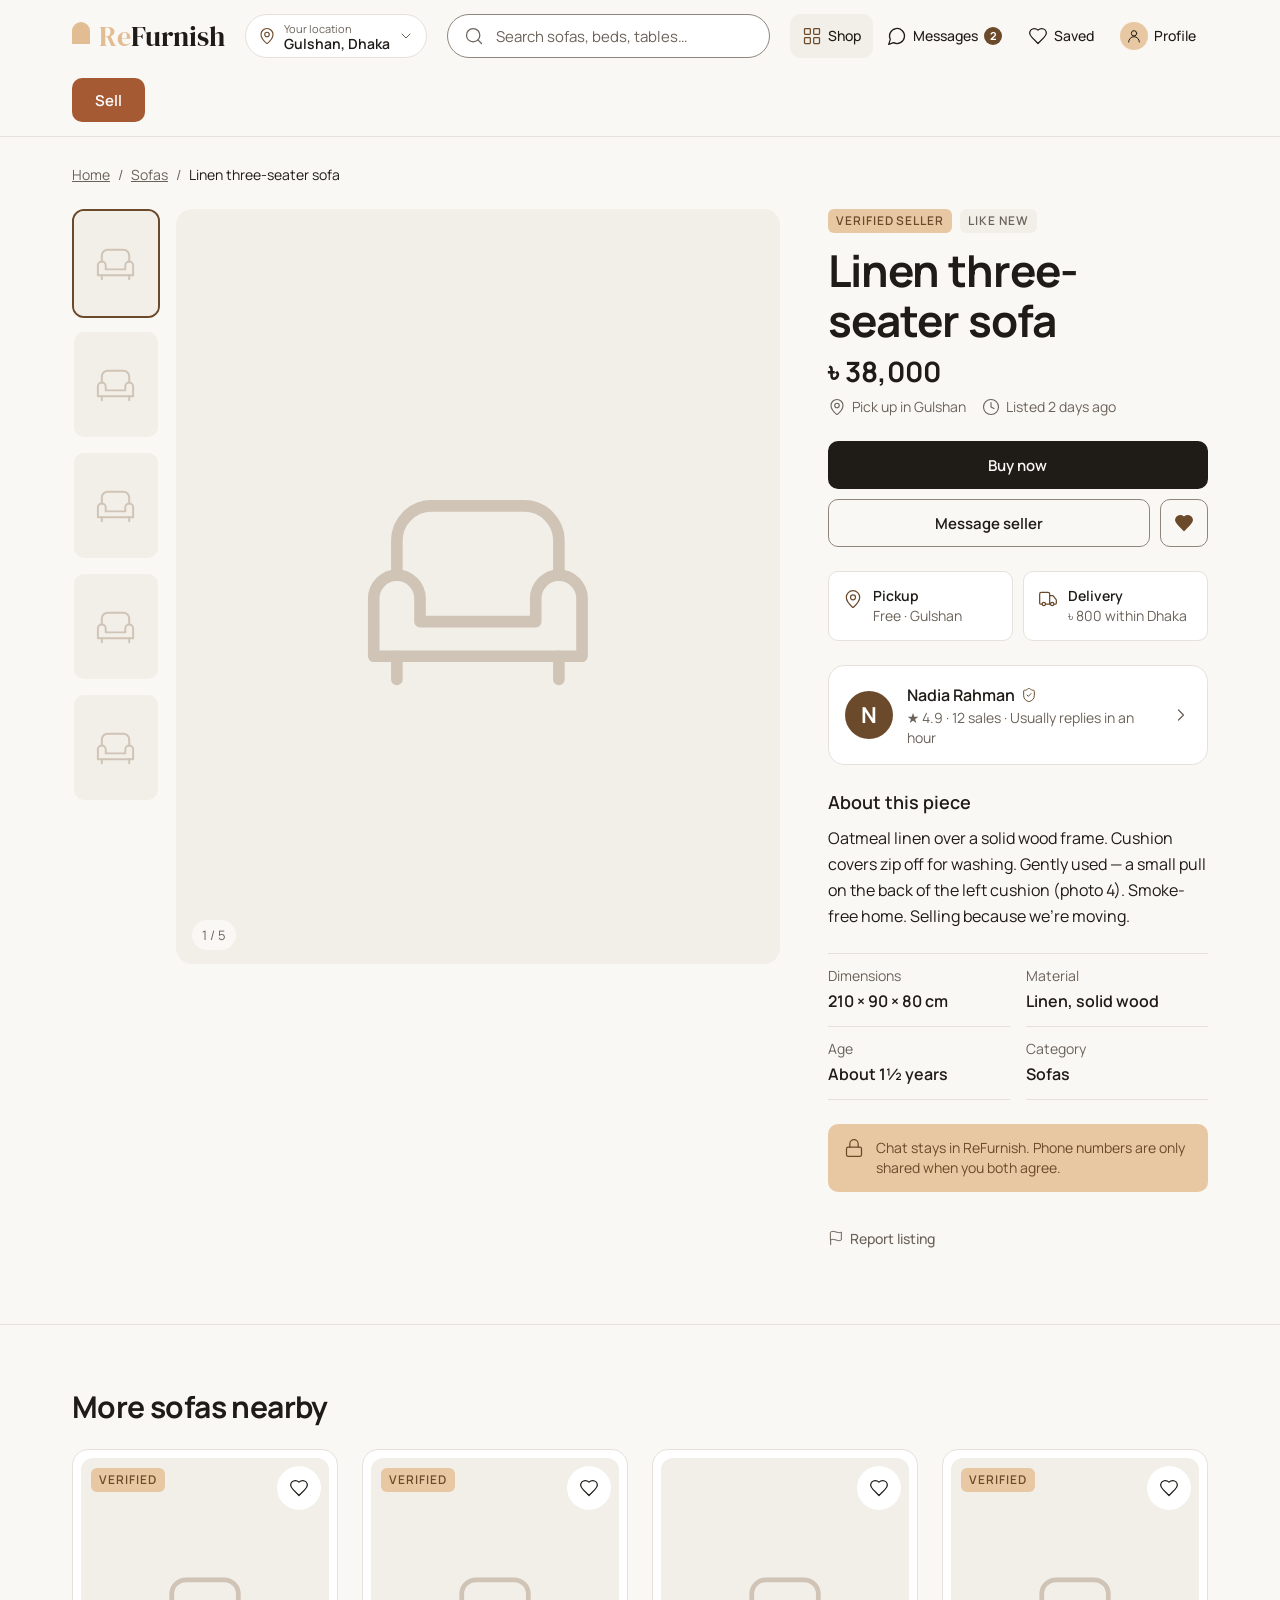
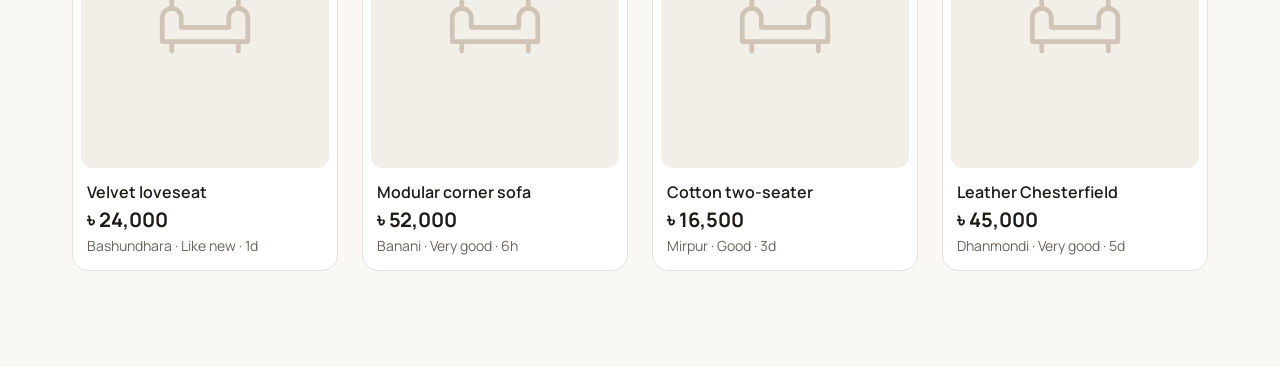
<file: product.html>
<!doctype html>
<html lang="en">
<head>
<meta charset="utf-8">
<meta name="viewport" content="width=device-width, initial-scale=1">
<title>Listing — ReFurnish</title>
<link rel="preconnect" href="https://fonts.googleapis.com">
<link rel="preconnect" href="https://fonts.gstatic.com" crossorigin>
<link href="https://fonts.googleapis.com/css2?family=DM+Serif+Display&family=Manrope:wght@400;500;600;700&display=swap" rel="stylesheet">
<link rel="stylesheet" href="css/styles.css">
<style>
.product { display: flex; flex-wrap: wrap; gap: 48px; align-items: flex-start; padding-top: 24px; padding-bottom: 64px; }
.gallery { flex: 999 1 520px; min-width: 0; display: grid; grid-template-columns: 88px minmax(0, 1fr); gap: 16px; }
.thumbs { display: flex; flex-direction: column; gap: 12px; }
.thumb { width: 88px; padding: 0; border: 2px solid transparent; border-radius: 12px; background: none; cursor: pointer; }
.thumb .well { border-radius: 10px; }
.thumb .well svg.glyph { width: 56%; }
.thumb[aria-pressed="true"] { border-color: var(--oak-deep); }
.main-photo { position: relative; }
.main-photo .well { border-radius: 16px; }
.main-photo .counter { position: absolute; left: 16px; bottom: 14px; font-size: 13px; color: var(--muted); background: var(--bg); padding: 2px 10px; border-radius: 999px; }
.info { flex: 1 1 380px; display: flex; flex-direction: column; gap: 24px; min-width: 0; }
.mini { background: var(--raised); border: 1px solid var(--line); border-radius: 10px; padding: 14px; display: flex; gap: 10px; align-items: flex-start; }
.mini svg { flex: none; margin-top: 3px; color: var(--oak-deep); }
.seller-card { display: flex; align-items: center; gap: 14px; padding: 16px; background: var(--raised); border: 1px solid var(--line); border-radius: 16px; color: var(--ink); text-decoration: none; }
.seller-card:hover { color: var(--ink); box-shadow: var(--shadow); }
.avatar { border-radius: 999px; background: var(--oak-deep); color: #fff; display: flex; align-items: center; justify-content: center; font-weight: 700; flex: none; }
.specs { margin: 0; display: grid; grid-template-columns: repeat(2, minmax(0, 1fr)); border-top: 1px solid var(--line); column-gap: 16px; }
.specs > div { padding: 12px 0; border-bottom: 1px solid var(--line); }
.specs dt { font-size: 14px; line-height: 20px; color: var(--muted); }
.specs dd { margin: 2px 0 0; font-weight: 600; }
@media (max-width: 600px) {
  .gallery { grid-template-columns: 1fr; }
  .thumbs { flex-direction: row; order: 2; overflow-x: auto; }
  .thumb { width: 64px; flex: none; }
}
</style>
</head>
<body>
<div id="site-header"></div>

<div id="page"></div>

<script src="js/data.js"></script>
<script src="js/app.js"></script>
<script>
(function () {
  RF.init('shop');
  var id = RF.param('id') || 'linen-sofa';
  var l = RF.getListing(id);
  var page = RF.$('#page');

  if (!l) {
    page.innerHTML = '<main class="container empty" style="padding-top:96px;padding-bottom:96px">' +
      '<h1 class="h-l">This listing isn’t here</h1><p class="muted" style="margin:0">It may have been removed by the seller.</p>' +
      '<a class="btn btn-primary" href="shop.html">Browse furniture</a></main>';
    return;
  }

  var s = RF.seller(l.seller) || { name: 'Seller', rating: 0, sold: 0, replies: '' };
  var photoCount = l.photos && l.photos.length ? l.photos.length : 5;
  var photo = 0;
  document.title = l.name + ' — ReFurnish';

  var cta;
  if (l.mine) {
    cta = '<a class="btn btn-primary btn-block" href="sell.html?edit=' + encodeURIComponent(l.id) + '">Edit listing</a>' +
          '<a class="btn btn-secondary btn-block" href="my-listings.html">Manage my listings</a>';
  } else if (l.sold) {
    cta = '<button type="button" class="btn btn-primary btn-block" disabled>Sold</button>' +
          '<a class="btn btn-secondary btn-block" href="shop.html?cat=' + l.cat + '">See similar ' + l.cat.toLowerCase() + '</a>';
  } else {
    cta = '<a class="btn btn-primary btn-block" href="checkout.html?id=' + encodeURIComponent(l.id) + '">Buy now</a>' +
      '<div style="display:flex;gap:10px">' +
        '<a class="btn btn-secondary" href="messages.html?listing=' + encodeURIComponent(l.id) + '" style="flex:1">Message seller</a>' +
        '<button type="button" class="btn btn-secondary btn-icon heart-btn" data-save="' + RF.esc(l.id) + '" aria-pressed="' + RF.isSaved(l.id) + '" aria-label="Save item">' + RF.icon('heart') + '</button>' +
      '</div>';
  }

  var tags = (s.verified ? '<span class="label tag tag-oak">Verified seller</span>' : '') +
    '<span class="label tag" style="background:var(--sunken);color:var(--muted)">' + RF.esc(l.cond) + '</span>' +
    (l.wasPrice && !l.sold ? '<span class="label tag tag-oak">Price dropped</span>' : '');

  var specs = [['Dimensions', l.dims], ['Material', l.material], ['Age', l.age], ['Category', l.sub || l.cat]]
    .filter(function (x) { return x[1]; })
    .map(function (x) { return '<div><dt>' + x[0] + '</dt><dd>' + RF.esc(x[1]) + '</dd></div>'; }).join('');

  page.innerHTML =
    '<div class="container" style="padding-top:28px"><nav aria-label="Breadcrumb" class="breadcrumb">' +
      '<a href="index.html">Home</a><span aria-hidden="true">/</span><a href="shop.html?cat=' + l.cat + '">' + l.cat + '</a><span aria-hidden="true">/</span><span aria-current="page">' + RF.esc(l.name) + '</span></nav></div>' +
    '<main class="container product">' +
      '<section aria-label="Photos" class="gallery">' +
        '<div class="thumbs" id="thumbs"></div>' +
        '<div class="main-photo" id="mainPhoto"></div>' +
      '</section>' +
      '<section class="info">' +
        '<div style="display:flex;flex-direction:column;gap:8px">' +
          '<div style="display:flex;gap:8px;flex-wrap:wrap">' + tags + '</div>' +
          '<h1 class="h-l" style="margin-top:4px">' + RF.esc(l.name) + '</h1>' +
          '<div style="display:flex;align-items:baseline;gap:12px;flex-wrap:wrap"><span style="font-size:28px;line-height:36px;font-weight:700">' + RF.money(l.price) + '</span>' +
            (l.wasPrice ? '<span class="muted" style="text-decoration:line-through">' + RF.money(l.wasPrice) + '</span>' : '') + '</div>' +
          '<div class="small muted" style="display:flex;flex-wrap:wrap;gap:16px">' +
            '<span style="display:inline-flex;gap:6px;align-items:center">' + RF.icon('pin', 18) + 'Pick up in ' + RF.esc(l.area) + '</span>' +
            '<span style="display:inline-flex;gap:6px;align-items:center">' + RF.icon('clock', 18) + RF.agoLong(l.ageHours) + '</span>' +
          '</div>' +
        '</div>' +
        '<div style="display:flex;flex-direction:column;gap:10px">' + cta + '</div>' +
        '<div style="display:grid;grid-template-columns:repeat(2,minmax(0,1fr));gap:10px">' +
          '<div class="mini">' + RF.icon('pin') + '<div><div class="small" style="font-weight:600">Pickup</div><div class="small muted">Free · ' + RF.esc(l.area) + '</div></div></div>' +
          '<div class="mini">' + RF.icon('truck') + '<div><div class="small" style="font-weight:600">Delivery</div><div class="small muted">' + (l.delivery ? '৳ 800 within Dhaka' : 'Pickup only') + '</div></div></div>' +
        '</div>' +
        '<a class="seller-card" href="profile.html?seller=' + encodeURIComponent(l.seller) + '">' +
          '<span class="avatar" aria-hidden="true" style="width:48px;height:48px;font-size:22px">' + RF.esc(s.name.charAt(0)) + '</span>' +
          '<span style="flex:1;display:flex;flex-direction:column">' +
            '<span style="font-weight:600;display:inline-flex;align-items:center;gap:6px">' + RF.esc(s.name) + (s.verified ? '<span style="color:var(--oak-deep);display:flex" role="img" aria-label="Phone verified">' + RF.icon('shield', 16).replace('aria-hidden="true"', '') + '</span>' : '') + '</span>' +
            '<span class="small muted">★ ' + s.rating + ' · ' + s.sold + ' sales · ' + RF.esc(s.replies.replace('Usually replies within', 'Usually replies in')) + '</span>' +
          '</span><span class="muted" style="display:flex">' + RF.icon('right') + '</span></a>' +
        '<div style="display:flex;flex-direction:column;gap:10px"><h2 class="h-s">About this piece</h2><p style="margin:0;max-width:68ch">' + RF.esc(l.desc || 'No description yet.') + '</p></div>' +
        (specs ? '<dl class="specs">' + specs + '</dl>' : '') +
        '<div class="notice">' + RF.icon('lock') + '<span>Chat stays in ReFurnish. Phone numbers are only shared when you both agree.</span></div>' +
        (l.mine ? '' : '<div><button type="button" id="report" style="display:inline-flex;gap:6px;align-items:center;height:44px;padding:0;border:0;background:transparent;font:500 14px var(--font);color:var(--muted);cursor:pointer">' + RF.icon('flag', 16) + 'Report listing</button><span id="reported" class="small muted" hidden>Thanks. Our team will review this listing within 24 hours.</span></div>') +
      '</section>' +
    '</main>' +
    '<section style="border-top:1px solid var(--line)"><div class="container" style="padding-top:64px;padding-bottom:96px">' +
      '<h2 class="h-m" style="margin-bottom:24px">More ' + l.cat.toLowerCase() + ' nearby</h2>' +
      '<div class="product-grid tight" id="similar"></div></div></section>';

  function renderPhotos() {
    var t = '';
    for (var i = 0; i < photoCount; i++) {
      t += '<button type="button" class="thumb" data-photo="' + i + '" aria-label="Show photo ' + (i + 1) + '" aria-pressed="' + (i === photo) + '">' + RF.well(l, '', i) + '</button>';
    }
    RF.$('#thumbs').innerHTML = t;
    RF.$('#mainPhoto').innerHTML = RF.well(l, '', photo) + '<span class="counter">' + (photo + 1) + ' / ' + photoCount + '</span>';
  }
  RF.$('#thumbs').addEventListener('click', function (e) {
    var b = e.target.closest('[data-photo]'); if (!b) return;
    photo = Number(b.getAttribute('data-photo')); renderPhotos();
  });
  renderPhotos();

  var rep = RF.$('#report');
  if (rep) rep.addEventListener('click', function () { rep.hidden = true; RF.$('#reported').hidden = false; });

  var similar = RF.allListings().filter(function (x) { return x.cat === l.cat && x.id !== l.id && !x.sold; }).slice(0, 4);
  if (similar.length < 4) similar = similar.concat(RF.allListings().filter(function (x) { return x.cat !== l.cat && !x.sold; }).slice(0, 4 - similar.length));
  RF.$('#similar').innerHTML = similar.map(function (x) { return RF.productCard(x); }).join('');
})();
</script>
</body>
</html>
</file>
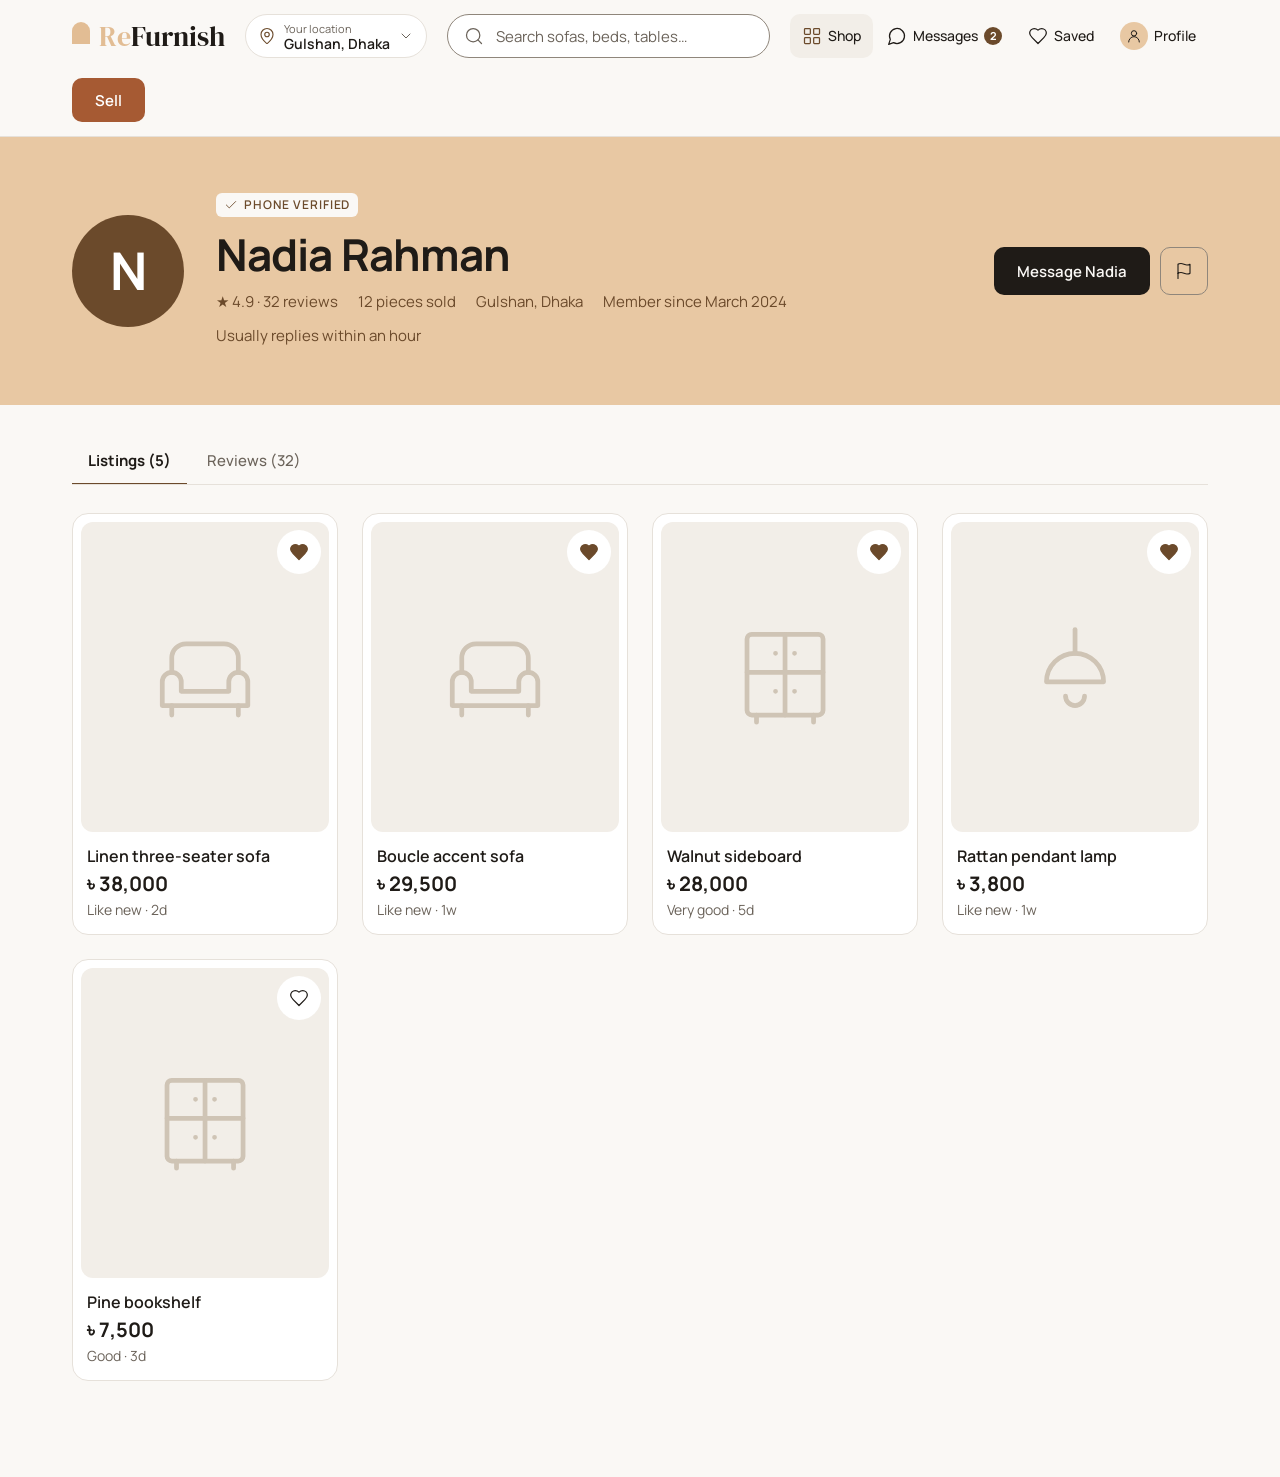
<file: profile.html>
<!doctype html>
<html lang="en">
<head>
<meta charset="utf-8">
<meta name="viewport" content="width=device-width, initial-scale=1">
<title>Seller — ReFurnish</title>
<link rel="preconnect" href="https://fonts.googleapis.com">
<link rel="preconnect" href="https://fonts.gstatic.com" crossorigin>
<link href="https://fonts.googleapis.com/css2?family=DM+Serif+Display&family=Manrope:wght@400;500;600;700&display=swap" rel="stylesheet">
<link rel="stylesheet" href="css/styles.css">
<style>
.hero-band { background: var(--oak); }
.hero-band .inner { padding-top: 56px; padding-bottom: 56px; display: flex; flex-wrap: wrap; gap: 32px; align-items: center; }
.big-avatar { width: 112px; height: 112px; border-radius: 999px; background: var(--oak-deep); color: #fff; display: flex; align-items: center; justify-content: center; font-weight: 700; font-size: 52px; flex: none; }
.facts { display: flex; flex-wrap: wrap; gap: 8px 20px; font-size: 15px; color: var(--oak-deep); }
.reviews { display: flex; flex-wrap: wrap; gap: 48px; align-items: flex-start; }
.reviews dl { margin: 16px 0 0; display: flex; flex-direction: column; gap: 10px; font-size: 14px; }
.reviews dl > div { display: flex; justify-content: space-between; }
.reviews dd { margin: 0; font-weight: 600; }
.reviews ul { flex: 999 1 520px; list-style: none; margin: 0; padding: 0; display: flex; flex-direction: column; }
.reviews li { padding: 20px 0; border-top: 1px solid var(--line); display: flex; flex-direction: column; gap: 8px; }
.stars { color: var(--oak-deep); letter-spacing: 1px; }
@media (max-width: 600px) { .big-avatar { width: 80px; height: 80px; font-size: 36px; } }
</style>
</head>
<body>
<div id="site-header"></div>
<div id="page"></div>

<script src="js/data.js"></script>
<script src="js/app.js"></script>
<script>
(function () {
  var id = RF.param('seller') || 'nadia';
  RF.init(id === 'me' ? 'account' : 'shop');
  var s = RF.seller(id);
  var page = RF.$('#page');
  if (!s) {
    page.innerHTML = '<main class="container empty" style="padding-top:96px;padding-bottom:96px"><h1 class="h-l">Seller not found</h1><a class="btn btn-primary" href="shop.html">Browse furniture</a></main>';
    return;
  }
  document.title = s.name + ' — ReFurnish';
  var me = id === 'me';
  var listings = RF.allListings().filter(function (x) { return x.seller === id && !x.sold; });
  var reviews = (RF.D.REVIEWS[id] || RF.D.GENERIC_REVIEWS).map(function (r) {
    return Object.assign({}, r, { stars: '★★★★★'.slice(0, r.n) + '☆☆☆☆☆'.slice(0, 5 - r.n) });
  });
  var tab = 'Listings';
  var first = RF.firstName(s.name);
  var msgHref = listings.length ? 'messages.html?listing=' + encodeURIComponent(listings[0].id) : 'messages.html';

  page.innerHTML =
    '<section class="hero-band"><div class="container inner">' +
      '<span class="big-avatar" aria-hidden="true">' + RF.esc(s.name.charAt(0)) + '</span>' +
      '<div style="flex:1 1 360px;display:flex;flex-direction:column;gap:10px">' +
        (s.verified ? '<div><span class="label tag" style="background:var(--bg);color:var(--oak-deep);display:inline-flex;gap:6px;align-items:center">' + RF.icon('check', 14) + 'Phone verified</span></div>' : '') +
        '<h1 class="h-l">' + RF.esc(s.name) + '</h1>' +
        '<div class="facts"><span>★ ' + s.rating + ' · ' + s.reviews + ' reviews</span><span>' + s.sold + ' pieces sold</span><span>' + RF.esc(s.area) + ', Dhaka</span><span>Member since ' + RF.esc(s.since) + '</span><span>' + RF.esc(s.replies) + '</span></div>' +
      '</div>' +
      '<div style="display:flex;gap:10px;flex-wrap:wrap">' +
        (me ? '<a class="btn btn-primary" href="my-listings.html">Manage listings</a>'
            : '<a class="btn btn-primary" href="' + msgHref + '">Message ' + RF.esc(first) + '</a>' +
              '<button type="button" class="btn btn-secondary btn-icon" id="report" aria-label="Report this seller">' + RF.icon('flag', 18) + '</button>') +
      '</div></div></section>' +
    '<main class="container" style="padding-top:32px;padding-bottom:96px;display:flex;flex-direction:column;gap:28px">' +
      '<div role="tablist" aria-label="Profile sections" class="tabs" id="tabs"></div>' +
      '<div id="panel" role="tabpanel"></div></main>';

  function render() {
    RF.$('#tabs').innerHTML = [['Listings', 'Listings (' + listings.length + ')'], ['Reviews', 'Reviews (' + s.reviews + ')']].map(function (t) {
      return '<button type="button" role="tab" class="tab" data-tab="' + t[0] + '" aria-selected="' + (tab === t[0]) + '" tabindex="' + (tab === t[0] ? 0 : -1) + '">' + t[1] + '</button>';
    }).join('');
    if (tab === 'Listings') {
      RF.$('#panel').innerHTML = listings.length
        ? '<div class="product-grid">' + listings.map(function (l) {
            return RF.productCard(l, { noVerified: true, noHeart: me, meta: function (x) { return x.cond + ' · ' + RF.ago(x.ageHours); } });
          }).join('') + '</div>'
        : '<div class="panel empty"><span class="h-s">Nothing for sale right now</span><span class="muted">' + (me ? 'List a piece and it will show up here.' : 'Check back soon.') + '</span>' + (me ? '<a class="btn btn-primary" href="sell.html">List an item</a>' : '') + '</div>';
      return;
    }
    RF.$('#panel').innerHTML = '<div class="reviews">' +
      '<div style="flex:1 1 240px;display:flex;flex-direction:column;gap:6px">' +
        '<span style="font-size:56px;line-height:60px;font-weight:700">' + s.rating + '</span>' +
        '<span class="stars" style="font-size:20px;letter-spacing:2px" role="img" aria-label="' + Math.round(s.rating) + ' out of 5 stars">' + '★★★★★'.slice(0, Math.round(s.rating)) + '☆☆☆☆☆'.slice(0, 5 - Math.round(s.rating)) + '</span>' +
        '<span class="muted">From ' + s.reviews + ' buyers</span>' +
        '<dl><div><dt class="muted">Item as described</dt><dd>' + Math.min(5, s.rating + 0.1).toFixed(1) + '</dd></div><div><dt class="muted">Communication</dt><dd>' + s.rating.toFixed(1) + '</dd></div><div><dt class="muted">Handover</dt><dd>' + Math.max(0, s.rating - 0.1).toFixed(1) + '</dd></div></dl>' +
      '</div><ul>' + reviews.map(function (r) {
        return '<li><div style="display:flex;justify-content:space-between;gap:12px;flex-wrap:wrap"><span style="font-weight:600">' + RF.esc(r.who) + ' <span class="muted" style="font-weight:400">· bought ' + RF.esc(r.item) + '</span></span><span class="small muted">' + RF.esc(r.when) + '</span></div>' +
          '<span class="stars" role="img" aria-label="' + r.n + ' out of 5 stars">' + r.stars + '</span><p style="margin:0;max-width:68ch">' + RF.esc(r.text) + '</p></li>';
      }).join('') + '</ul></div>';
  }

  RF.$('#tabs').addEventListener('click', function (e) {
    var b = e.target.closest('[data-tab]'); if (!b) return;
    tab = b.getAttribute('data-tab'); render(); RF.$('[data-tab="' + tab + '"]').focus();
  });
  RF.$('#tabs').addEventListener('keydown', function (e) {
    if (e.key !== 'ArrowRight' && e.key !== 'ArrowLeft') return;
    tab = tab === 'Listings' ? 'Reviews' : 'Listings'; render(); RF.$('[data-tab="' + tab + '"]').focus();
  });
  var rep = RF.$('#report');
  if (rep) rep.addEventListener('click', function () { RF.toast('Thanks. Our team will look into this seller.'); rep.disabled = true; });
  render();
})();
</script>
</body>
</html>
</file>
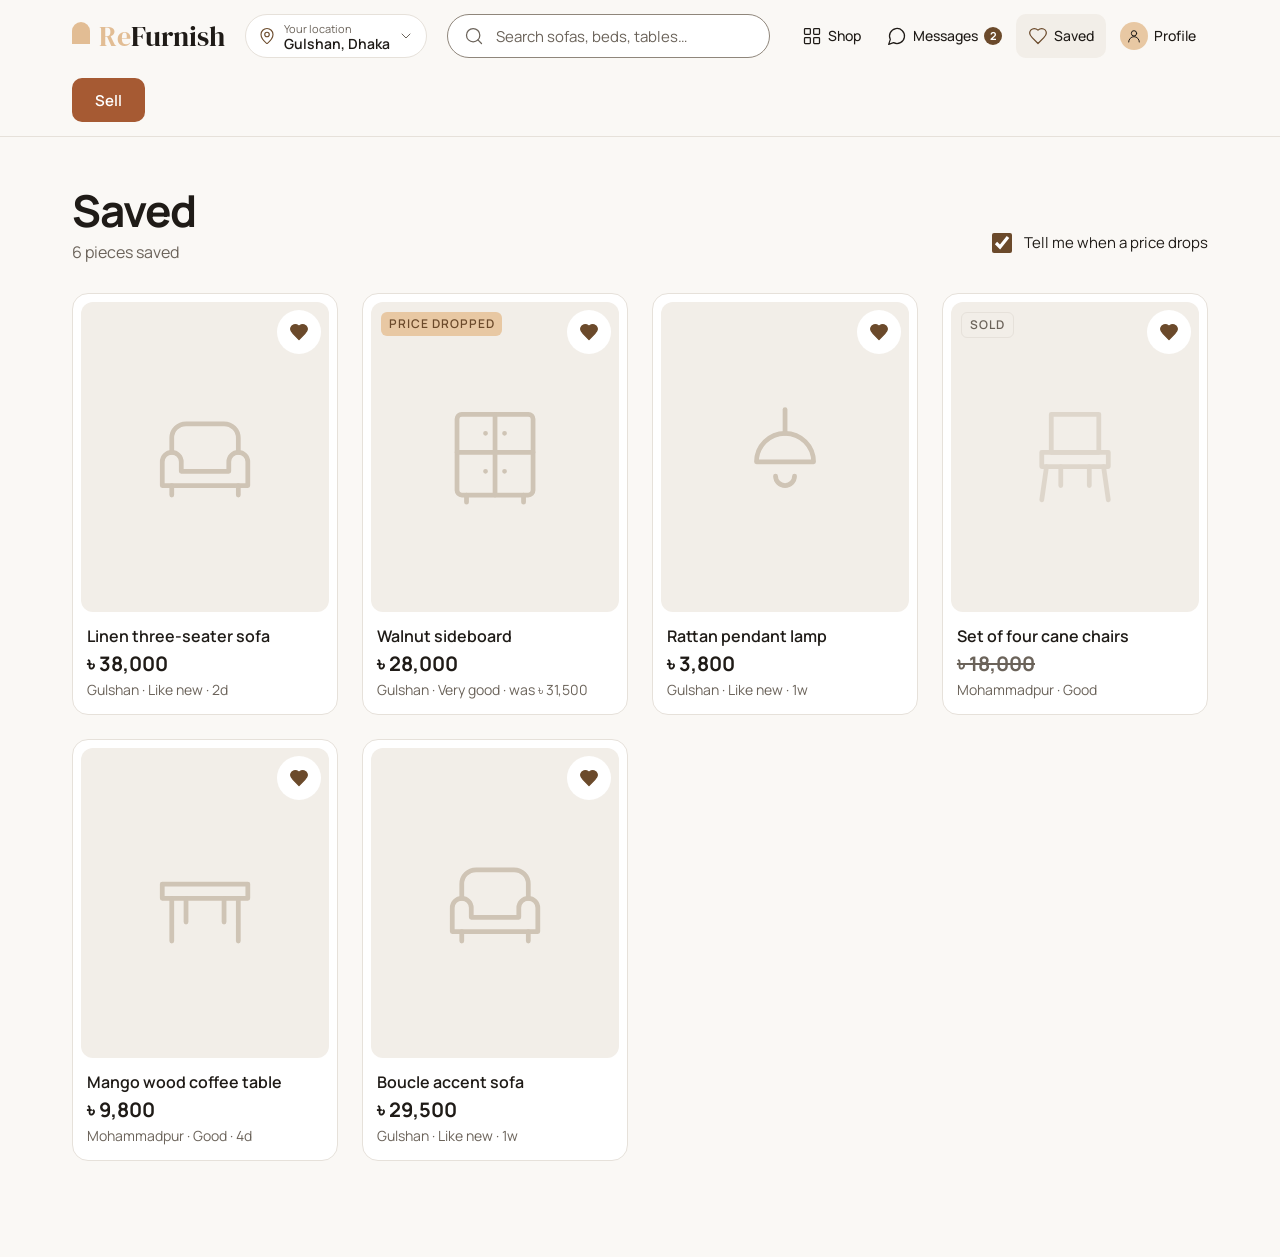
<file: saved.html>
<!doctype html>
<html lang="en">
<head>
<meta charset="utf-8">
<meta name="viewport" content="width=device-width, initial-scale=1">
<title>Saved — ReFurnish</title>
<link rel="preconnect" href="https://fonts.googleapis.com">
<link rel="preconnect" href="https://fonts.gstatic.com" crossorigin>
<link href="https://fonts.googleapis.com/css2?family=DM+Serif+Display&family=Manrope:wght@400;500;600;700&display=swap" rel="stylesheet">
<link rel="stylesheet" href="css/styles.css">
</head>
<body>
<div id="site-header"></div>

<main class="container" style="padding-top: 48px; padding-bottom: 96px; display: flex; flex-direction: column; gap: 28px">
  <div style="display: flex; flex-wrap: wrap; justify-content: space-between; align-items: flex-end; gap: 16px">
    <div>
      <h1 class="h-l">Saved</h1>
      <p style="margin: 4px 0 0" class="muted" id="count"></p>
    </div>
    <label class="check" style="min-height: 44px"><input type="checkbox" id="alerts">Tell me when a price drops</label>
  </div>
  <div id="grid" class="product-grid"></div>
  <div id="empty" class="panel empty" style="padding: 80px 24px" hidden>
    <svg width="96" height="72" viewBox="0 0 96 72" fill="none" stroke="#6B635A" stroke-width="1.5" stroke-linecap="round" stroke-linejoin="round" aria-hidden="true"><path d="M22 40V24a6 6 0 0 1 6-6h40a6 6 0 0 1 6 6v16"/><path d="M14 40a6 6 0 0 1 12 0v6h44v-6a6 6 0 0 1 12 0v14H14z"/><path d="M20 54v8M76 54v8"/><path d="M48 12c-2-3-7-3-8 1-1 3 2 5 8 9 6-4 9-6 8-9-1-4-6-4-8-1z"/></svg>
    <span class="h-s">Save pieces you love</span>
    <span class="muted" style="max-width: 380px">Tap the heart on any listing and it'll wait for you here. We'll tell you if the price drops.</span>
    <a class="btn btn-primary" href="shop.html" style="margin-top: 6px">Start browsing</a>
  </div>
</main>

<script src="js/data.js"></script>
<script src="js/app.js"></script>
<script>
(function () {
  RF.init('saved');
  var alerts = RF.$('#alerts');
  alerts.checked = RF.store.get('priceAlerts', true);
  alerts.addEventListener('change', function () {
    RF.store.set('priceAlerts', alerts.checked);
    RF.toast(alerts.checked ? 'We’ll tell you when a saved piece gets cheaper' : 'Price-drop alerts are off');
  });

  function render() {
    var items = RF.savedIds().map(RF.getListing).filter(Boolean);
    var n = items.length;
    RF.$('#count').textContent = n === 0 ? 'Nothing saved yet' : n + (n === 1 ? ' piece' : ' pieces') + ' saved';
    RF.$('#grid').innerHTML = items.map(function (l) {
      return RF.productCard(l, {
        showDrop: true, noVerified: true,
        meta: function (x) {
          if (x.sold) return x.area + ' · ' + x.cond;
          if (x.wasPrice) return x.area + ' · ' + x.cond + ' · was ' + RF.money(x.wasPrice);
          return x.area + ' · ' + x.cond + ' · ' + RF.ago(x.ageHours);
        }
      });
    }).join('');
    RF.$('#grid').hidden = !n;
    RF.$('#empty').hidden = !!n;
  }
  document.addEventListener('rf:saved', render);
  render();
})();
</script>
</body>
</html>
</file>
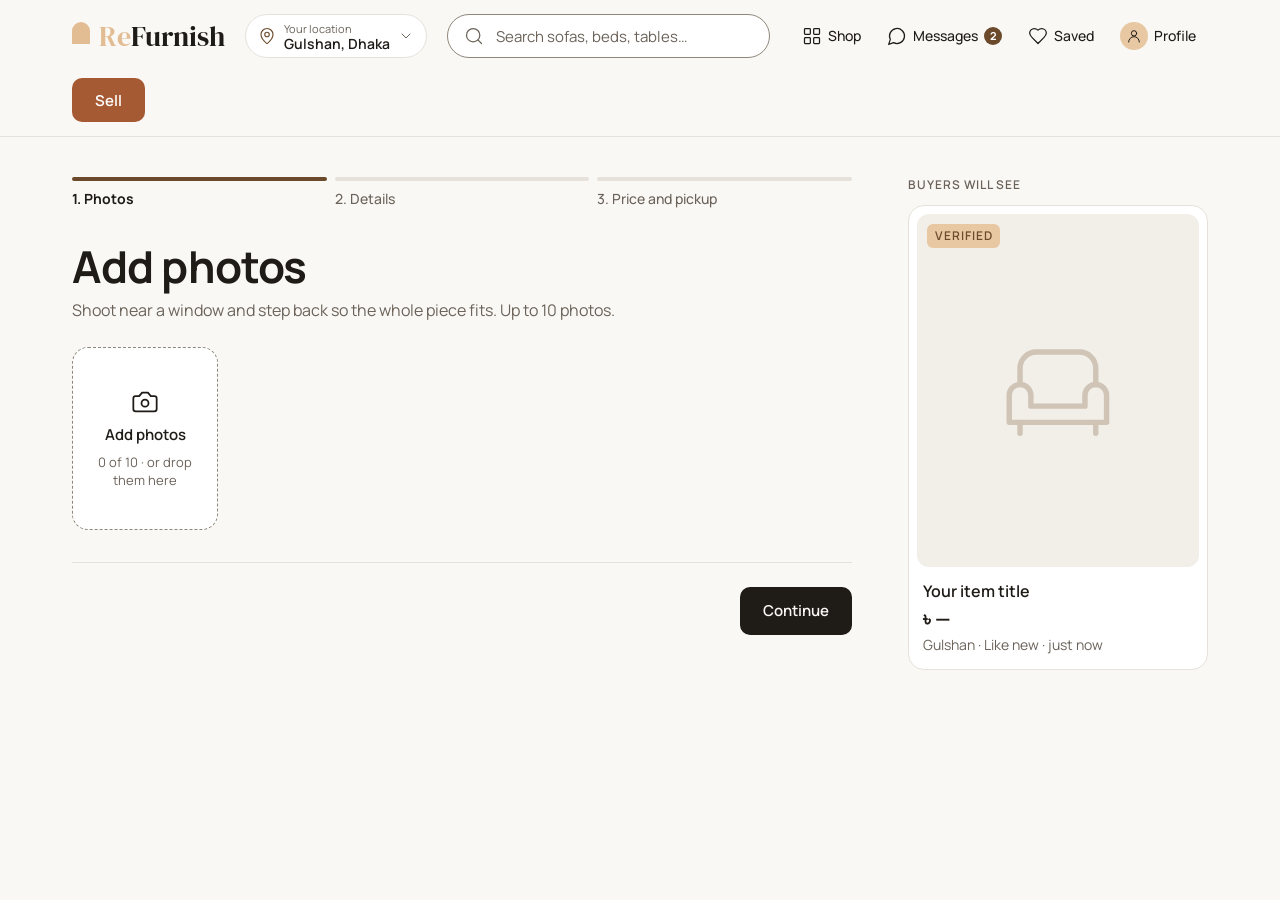
<file: sell.html>
<!doctype html>
<html lang="en">
<head>
<meta charset="utf-8">
<meta name="viewport" content="width=device-width, initial-scale=1">
<title>Sell an item — ReFurnish</title>
<link rel="preconnect" href="https://fonts.googleapis.com">
<link rel="preconnect" href="https://fonts.gstatic.com" crossorigin>
<link href="https://fonts.googleapis.com/css2?family=DM+Serif+Display&family=Manrope:wght@400;500;600;700&display=swap" rel="stylesheet">
<link rel="stylesheet" href="css/styles.css">
<style>
.sell { display: flex; flex-wrap: wrap; gap: 56px; align-items: flex-start; padding-top: 40px; padding-bottom: 96px; }
.sell-main { flex: 999 1 560px; min-width: 0; display: flex; flex-direction: column; gap: 32px; }
.progress { list-style: none; margin: 0; padding: 0; display: grid; grid-template-columns: repeat(3, minmax(0, 1fr)); gap: 8px; }
.progress li { display: flex; flex-direction: column; gap: 8px; font-size: 14px; line-height: 20px; font-weight: 500; color: var(--muted); }
.progress .bar { display: block; height: 4px; border-radius: 999px; background: var(--line); }
.progress li.reached { color: var(--ink); }
.progress li.reached .bar { background: var(--oak-deep); }
.progress li[aria-current="step"] { font-weight: 700; }
.photos { display: grid; grid-template-columns: repeat(auto-fill, minmax(140px, 1fr)); gap: 12px; }
.add-photo { aspect-ratio: 4 / 5; border: 1.5px dashed var(--line-strong); border-radius: 16px; background: #fff; cursor: pointer; display: flex; flex-direction: column; align-items: center; justify-content: center; gap: 8px; font: 600 15px var(--font); color: var(--ink); padding: 12px; text-align: center; }
.add-photo:hover, .add-photo.drag { background: var(--sunken); }
.photo { position: relative; }
.photo .well { border-radius: 16px; }
.photo .cover { position: absolute; left: 8px; top: 8px; background: #fff; }
.photo .rm { position: absolute; right: 6px; top: 6px; width: 36px; height: 36px; border-radius: 999px; border: 0; background: #fff; cursor: pointer; display: flex; align-items: center; justify-content: center; color: var(--ink); }
.photo .mk { position: absolute; left: 8px; bottom: 8px; height: 30px; padding: 0 10px; border-radius: 999px; border: 0; background: #fff; font: 600 12px var(--font); cursor: pointer; }
.conds { display: grid; grid-template-columns: repeat(auto-fit, minmax(150px, 1fr)); gap: 10px; }
.conds .option-card { min-height: 64px; padding: 12px 14px; font-size: 15px; }
.conds .option-card[aria-pressed="true"] { padding: 11px 13px; }
.dims { display: grid; grid-template-columns: repeat(3, minmax(0, 1fr)); gap: 10px; }
.price-box { display: flex; align-items: center; gap: 8px; height: 48px; padding: 0 14px; border: 1px solid var(--line-strong); border-radius: 10px; background: #fff; }
.price-box input { flex: 1; min-width: 0; border: 0; outline: none; background: transparent; font: 600 18px var(--font); color: var(--ink); }
.price-box:focus-within { outline: 2px solid var(--oak-deep); outline-offset: 2px; }
.price-box.invalid { border-color: var(--danger); }
.preview { flex: 1 1 300px; display: flex; flex-direction: column; gap: 12px; position: sticky; top: 100px; }
.footer-nav { display: flex; justify-content: space-between; gap: 12px; border-top: 1px solid var(--line); padding-top: 24px; }
</style>
</head>
<body>
<div id="site-header"></div>
<div id="page"></div>
<input type="file" id="file" accept="image/*" multiple hidden>

<script src="js/data.js"></script>
<script src="js/app.js"></script>
<script>
(function () {
  RF.init('sell');
  var D = RF.D, MAX = 10;
  var editId = RF.param('edit');
  var existing = editId ? RF.myListings().filter(function (x) { return x.id === editId; })[0] : null;
  var loc = RF.store.get('location', {});
  var f = existing ? {
    photos: (existing.photos || []).slice(), title: existing.name, cat: existing.cat, cond: existing.cond,
    w: existing.w || '', d: existing.d || '', h: existing.h || '', desc: existing.desc || '',
    price: existing.price ? String(existing.price) : '', area: existing.area, pickup: true, delivery: !!existing.delivery
  } : { photos: [], title: '', cat: 'Sofas', cond: 'Like new', w: '', d: '', h: '', desc: '', price: '', area: D.AREAS.indexOf(loc.area) !== -1 ? loc.area : 'Gulshan', pickup: true, delivery: false };
  var step = 1, done = false, errs = {};
  var page = RF.$('#page');

  function priceRange() {
    var p = RF.allListings().filter(function (x) { return x.cat === f.cat && x.cond === f.cond && !x.mine; }).map(function (x) { return x.price; });
    if (p.length < 2) p = RF.allListings().filter(function (x) { return x.cat === f.cat && !x.mine; }).map(function (x) { return x.price; });
    if (!p.length) return null;
    var lo = Math.min.apply(null, p), hi = Math.max.apply(null, p);
    var r = function (n) { return Math.round(n / 500) * 500; };
    return [r(lo * 0.9), r(hi * 1.05)];
  }

  function stepHtml() {
    if (step === 1) {
      var ph = f.photos.map(function (src, i) {
        return '<div class="photo"><span class="well"><img src="' + src + '" alt="Photo ' + (i + 1) + '"></span>' +
          (i === 0 ? '<span class="label tag cover">Cover</span>' : '<button type="button" class="mk" data-cover="' + i + '">Make cover</button>') +
          '<button type="button" class="rm" data-rm="' + i + '" aria-label="Remove photo ' + (i + 1) + '">' + RF.icon('x', 16) + '</button></div>';
      }).join('');
      return '<section style="display:flex;flex-direction:column;gap:24px">' +
        '<div><h1 class="h-l">' + (existing ? 'Edit photos' : 'Add photos') + '</h1><p style="margin:6px 0 0" class="muted">Shoot near a window and step back so the whole piece fits. Up to 10 photos.</p></div>' +
        '<div class="photos">' +
          (f.photos.length < MAX ? '<button type="button" class="add-photo" id="addPhoto">' + RF.icon('camera', 28) + 'Add photos<span style="font-weight:400;font-size:13px;color:var(--muted)">' + f.photos.length + ' of 10 · or drop them here</span></button>' : '') +
          ph + '</div>' +
        (errs.photos ? '<div class="error" role="alert">' + RF.icon('alert', 18) + 'Add at least one photo so buyers can see it.</div>' : '') +
        '</section>';
    }
    if (step === 2) {
      var cats = D.CATEGORIES.map(function (c) { return '<button type="button" class="chip" data-cat="' + c + '" aria-pressed="' + (f.cat === c) + '">' + c + '</button>'; }).join('');
      var conds = D.CONDITIONS.map(function (c) {
        return '<button type="button" class="option-card" data-cond="' + c.label + '" aria-pressed="' + (f.cond === c.label) + '"><span style="display:block;font-weight:600">' + c.label + '</span><span style="display:block;font-size:13px;line-height:18px;color:var(--muted);margin-top:2px">' + c.hint + '</span></button>';
      }).join('');
      return '<section style="display:flex;flex-direction:column;gap:28px">' +
        '<div><h1 class="h-l">Describe it</h1><p style="margin:6px 0 0" class="muted">Be honest about wear. Buyers trust listings that mention it.</p></div>' +
        '<div class="form-row"><label for="title" class="flabel">Title</label><input id="title" class="field' + (errs.title ? ' invalid' : '') + '" data-f="title" value="' + RF.esc(f.title) + '" placeholder="Linen three-seater sofa" maxlength="80">' +
          (errs.title ? '<span class="error" role="alert">' + RF.icon('alert', 18) + 'Give your piece a title.</span>' : '') + '</div>' +
        '<fieldset><legend class="flabel" style="margin-bottom:12px">Category</legend><div style="display:flex;flex-wrap:wrap;gap:8px">' + cats + '</div></fieldset>' +
        '<fieldset><legend class="flabel" style="margin-bottom:12px">Condition</legend><div class="conds">' + conds + '</div></fieldset>' +
        '<fieldset><legend class="flabel" style="margin-bottom:12px">Dimensions (cm)</legend><div class="dims">' +
          '<div style="display:flex;flex-direction:column;gap:6px"><label for="dw" class="help">Width</label><input id="dw" class="field" data-f="w" inputmode="numeric" placeholder="210" value="' + RF.esc(f.w) + '"></div>' +
          '<div style="display:flex;flex-direction:column;gap:6px"><label for="dd" class="help">Depth</label><input id="dd" class="field" data-f="d" inputmode="numeric" placeholder="90" value="' + RF.esc(f.d) + '"></div>' +
          '<div style="display:flex;flex-direction:column;gap:6px"><label for="dh" class="help">Height</label><input id="dh" class="field" data-f="h" inputmode="numeric" placeholder="80" value="' + RF.esc(f.h) + '"></div>' +
        '</div></fieldset>' +
        '<div class="form-row"><label for="desc" class="flabel">Description</label><textarea id="desc" class="field" data-f="desc" rows="4" placeholder="Material, age, any marks, why you’re selling">' + RF.esc(f.desc) + '</textarea></div>' +
        '</section>';
    }
    var range = priceRange();
    var areas = D.AREAS.map(function (a) { return '<option' + (f.area === a ? ' selected' : '') + '>' + a + '</option>'; }).join('');
    return '<section style="display:flex;flex-direction:column;gap:28px">' +
      '<div><h1 class="h-l">Price and pickup</h1><p style="margin:6px 0 0" class="muted">Last step. You can change these any time.</p></div>' +
      '<div class="form-row"><label for="price" class="flabel">Price</label>' +
        '<div class="price-box' + (errs.price ? ' invalid' : '') + '"><span style="font-weight:600">৳</span><input id="price" data-f="price" inputmode="numeric" value="' + RF.esc(f.price) + '" placeholder="38,000"></div>' +
        (errs.price ? '<span class="error" role="alert">' + RF.icon('alert', 18) + 'Set a price for your piece.</span>' : '') +
        (range ? '<div class="notice" style="align-items:center">' + RF.icon('tag', 18) + '<span>Similar ' + f.cat.toLowerCase() + ' in ' + f.cond.toLowerCase() + ' condition sell for ' + RF.money(range[0]) + '–' + Number(range[1]).toLocaleString('en-US') + '.</span></div>' : '') +
      '</div>' +
      '<div class="form-row"><label for="area" class="flabel">Pickup area</label><select id="area" class="field" data-f="area">' + areas + '</select><span class="help">Buyers see the area only. Your exact address stays private.</span></div>' +
      '<fieldset style="display:flex;flex-direction:column;gap:4px"><legend class="flabel" style="margin-bottom:8px">Handover</legend>' +
        '<label class="check" style="min-height:44px"><input type="checkbox" checked disabled>Buyer picks up</label>' +
        '<label class="check" style="min-height:44px"><input type="checkbox" id="delivery"' + (f.delivery ? ' checked' : '') + '>ReFurnish delivery (buyer pays)</label>' +
      '</fieldset></section>';
  }

  function previewHtml() {
    var fake = { cat: f.cat, photos: f.photos };
    return '<span class="label muted">Buyers will see</span>' +
      '<div class="card pcard" style="pointer-events:none"><div class="media">' + RF.well(fake) + '<span class="label tag tag-oak badge">Verified</span></div>' +
      '<div class="body"><span class="name">' + RF.esc(f.title || 'Your item title') + '</span><span class="price">' + (f.price ? RF.money(Number(f.price.replace(/[^0-9]/g, ''))) : '৳ —') + '</span>' +
      '<span class="meta">' + RF.esc(f.area + ' · ' + f.cond) + ' · just now</span></div></div>';
  }

  function render() {
    if (done) {
      page.innerHTML = '<main class="container" style="max-width:560px;padding-top:96px;padding-bottom:96px;display:flex;flex-direction:column;gap:20px;align-items:center;text-align:center">' +
        '<span class="success-mark" aria-hidden="true">' + RF.icon('check', 30) + '</span>' +
        '<span class="label" style="color:var(--success)">' + (existing ? 'Listing updated' : 'Listing published') + '</span>' +
        '<h1 class="h-l">Your ' + RF.esc(f.title.toLowerCase()) + ' is live</h1>' +
        '<p style="margin:0" class="muted">We’ll let you know when someone messages you. Most pieces get their first message within a day.</p>' +
        '<div style="display:flex;gap:10px;flex-wrap:wrap;justify-content:center"><a class="btn btn-primary" href="my-listings.html">View my listings</a><a class="btn btn-secondary" href="sell.html">List another item</a></div></main>';
      return;
    }
    var names = ['Photos', 'Details', 'Price and pickup'];
    var prog = names.map(function (n, i) {
      var idx = i + 1;
      return '<li class="' + (idx <= step ? 'reached' : '') + '"' + (idx === step ? ' aria-current="step"' : '') + '><span class="bar"></span>' + idx + '. ' + n + '</li>';
    }).join('');
    page.innerHTML = '<main class="container sell"><div class="sell-main">' +
      '<ol class="progress" aria-label="Progress">' + prog + '</ol>' +
      stepHtml() +
      '<div class="footer-nav">' + (step > 1 ? '<button type="button" class="btn btn-secondary" id="back">Back</button>' : '<span></span>') +
      '<button type="button" class="btn btn-primary" id="next">' + (step === 3 ? (existing ? 'Save changes' : 'Publish listing') : 'Continue') + '</button></div>' +
      '</div><aside class="preview" aria-label="Listing preview" id="preview">' + previewHtml() + '</aside></main>';
  }

  function addFiles(files) {
    var list = Array.prototype.slice.call(files).filter(function (x) { return /^image\//.test(x.type); }).slice(0, MAX - f.photos.length);
    if (!list.length) return;
    Promise.all(list.map(function (file) { return RF.shrinkImage(file, 700); })).then(function (urls) {
      f.photos = f.photos.concat(urls); errs.photos = false; render();
    }).catch(function () { RF.toast('One of those photos couldn’t be read'); });
  }

  page.addEventListener('input', function (e) {
    var k = e.target.getAttribute('data-f'); if (!k) return;
    var v = e.target.value;
    if (k === 'price') { v = v.replace(/[^0-9]/g, ''); v = v ? Number(v).toLocaleString('en-US') : ''; e.target.value = v; }
    f[k] = v;
    if (errs[k]) { errs[k] = false; e.target.classList.remove('invalid'); e.target.parentNode.classList.remove('invalid'); }
    RF.$('#preview').innerHTML = previewHtml();
  });
  page.addEventListener('change', function (e) {
    if (e.target.id === 'delivery') f.delivery = e.target.checked;
    if (e.target.id === 'area') { f.area = e.target.value; RF.$('#preview').innerHTML = previewHtml(); }
  });
  page.addEventListener('click', function (e) {
    var t = e.target;
    if (t.closest('#addPhoto')) { RF.$('#file').click(); return; }
    var rm = t.closest('[data-rm]'); if (rm) { f.photos.splice(Number(rm.getAttribute('data-rm')), 1); render(); return; }
    var cv = t.closest('[data-cover]'); if (cv) { var i = Number(cv.getAttribute('data-cover')); f.photos.unshift(f.photos.splice(i, 1)[0]); render(); return; }
    var c = t.closest('[data-cat]'); if (c) { f.cat = c.getAttribute('data-cat'); render(); return; }
    var cd = t.closest('[data-cond]'); if (cd) { f.cond = cd.getAttribute('data-cond'); render(); return; }
    if (t.closest('#back')) { step--; errs = {}; render(); window.scrollTo(0, 0); return; }
    if (t.closest('#next')) {
      if (step === 1 && !f.photos.length && !existing) { errs.photos = true; render(); return; }
      if (step === 2 && !f.title.trim()) { errs.title = true; render(); RF.$('#title').focus(); return; }
      if (step === 3) {
        if (!f.price) { errs.price = true; render(); RF.$('#price').focus(); return; }
        publish(); return;
      }
      step++; errs = {}; render(); window.scrollTo(0, 0);
    }
  });
  page.addEventListener('dragover', function (e) { var a = e.target.closest('.photos'); if (a) { e.preventDefault(); var b = RF.$('#addPhoto'); if (b) b.classList.add('drag'); } });
  page.addEventListener('dragleave', function () { var b = RF.$('#addPhoto'); if (b) b.classList.remove('drag'); });
  page.addEventListener('drop', function (e) { if (e.target.closest('.photos')) { e.preventDefault(); addFiles(e.dataTransfer.files); } });
  RF.$('#file').addEventListener('change', function (e) { addFiles(e.target.files); e.target.value = ''; });

  function publish() {
    var dims = [f.w, f.d, f.h].every(function (x) { return x; }) ? f.w + ' × ' + f.d + ' × ' + f.h + ' cm' : (existing && existing.dims) || '';
    var item = Object.assign({}, existing || {}, {
      id: existing ? existing.id : 'my-' + Date.now().toString(36),
      name: f.title.trim(), price: Number(f.price.replace(/[^0-9]/g, '')), cat: f.cat, cond: f.cond, area: f.area,
      desc: f.desc.trim(), dims: dims, w: f.w, d: f.d, h: f.h, delivery: f.delivery, photos: f.photos,
      status: 'Active', ageHours: existing && existing.status === 'Active' ? existing.ageHours : 0,
      views: existing ? existing.views || 0 : 0, chats: existing ? existing.chats || 0 : 0
    });
    var list = RF.myListings().filter(function (x) { return x.id !== item.id; });
    list.unshift(item);
    if (!RF.saveMyListings(list)) {
      // Browser storage is full: keep the listing with just the cover photo.
      item.photos = f.photos.slice(0, 1);
      if (!RF.saveMyListings(list)) { RF.toast('Your browser storage is full. Remove some photos and try again.'); return; }
      RF.toast('Saved with the cover photo only. Browser storage is limited in this demo.');
    }
    done = true; render(); window.scrollTo(0, 0);
  }

  render();
})();
</script>
</body>
</html>
</file>
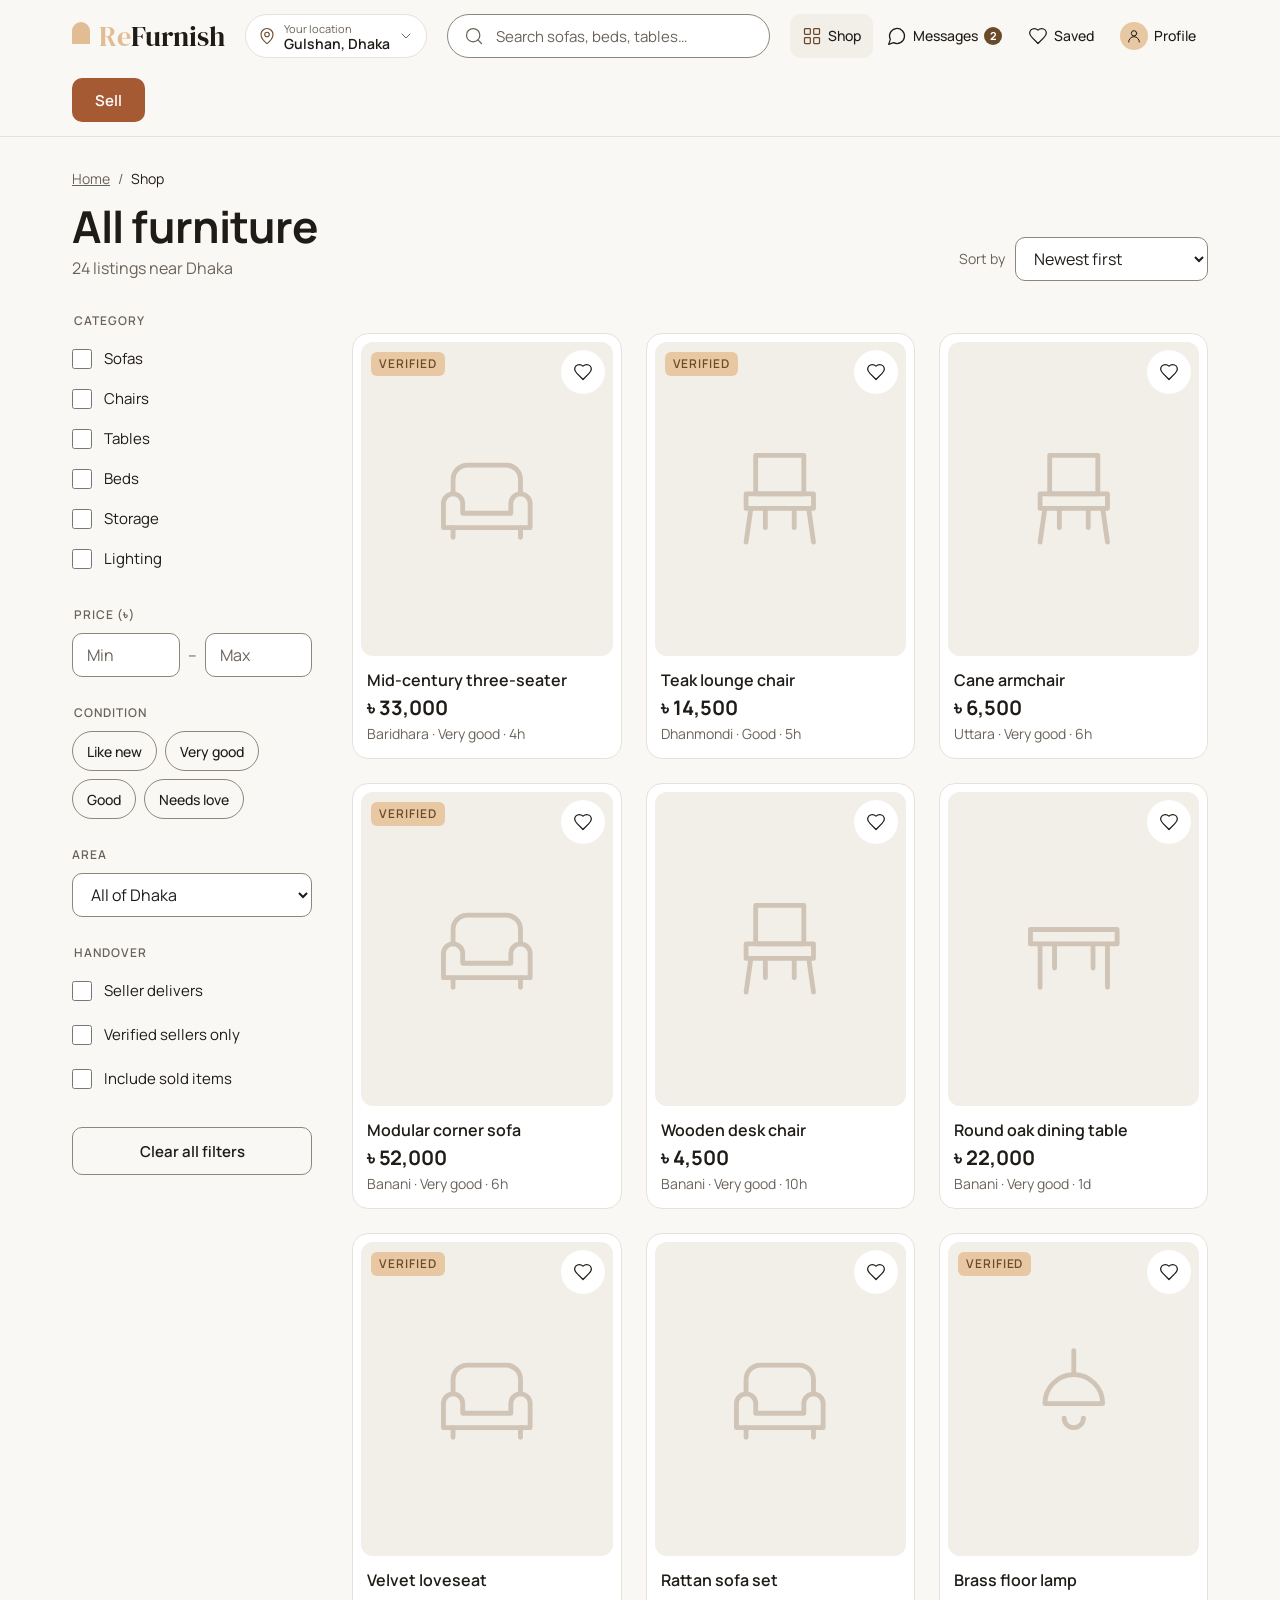
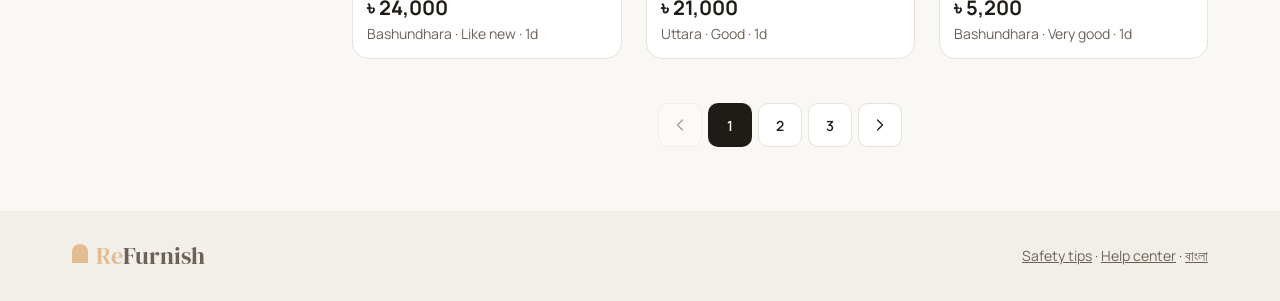
<file: shop.html>
<!doctype html>
<html lang="en">
<head>
<meta charset="utf-8">
<meta name="viewport" content="width=device-width, initial-scale=1">
<title>Shop — ReFurnish</title>
<link rel="preconnect" href="https://fonts.googleapis.com">
<link rel="preconnect" href="https://fonts.gstatic.com" crossorigin>
<link href="https://fonts.googleapis.com/css2?family=DM+Serif+Display&family=Manrope:wght@400;500;600;700&display=swap" rel="stylesheet">
<link rel="stylesheet" href="css/styles.css">
<style>
.layout { display: flex; flex-wrap: wrap; gap: 40px; align-items: flex-start; padding-top: 32px; padding-bottom: 64px; }
.filters { flex: 1 1 240px; max-width: 100%; display: flex; flex-direction: column; gap: 28px; }
.filters legend { margin-bottom: 10px; }
.results { flex: 999 1 560px; min-width: 0; display: flex; flex-direction: column; gap: 20px; }
.active-chip { display: inline-flex; align-items: center; gap: 4px; height: 32px; padding: 0 6px 0 12px; border-radius: 999px; background: var(--oak); color: var(--oak-deep); font-size: 14px; font-weight: 600; }
.active-chip button { width: 28px; height: 28px; border: 0; background: transparent; color: var(--oak-deep); cursor: pointer; display: flex; align-items: center; justify-content: center; }
.pager { display: flex; justify-content: center; gap: 6px; margin-top: 24px; flex-wrap: wrap; }
.pager button { width: 44px; height: 44px; border-radius: 10px; border: 1px solid var(--line); background: #fff; color: var(--ink); font: 600 14px var(--font); cursor: pointer; display: flex; align-items: center; justify-content: center; }
.pager button[aria-current="page"] { border: 0; background: var(--ink); color: var(--bg); cursor: default; }
.pager button:disabled { opacity: .4; cursor: not-allowed; }
.filter-toggle { display: none; }
@media (max-width: 860px) {
  .filter-toggle { display: inline-flex; }
  .filters:not(.open) { display: none; }
  .layout { gap: 24px; }
}
</style>
</head>
<body>
<div id="site-header"></div>

<div class="container" style="padding-top: 32px">
  <nav aria-label="Breadcrumb" class="breadcrumb" id="crumbs"></nav>
  <div style="display: flex; flex-wrap: wrap; justify-content: space-between; align-items: flex-end; gap: 16px; margin-top: 12px">
    <div>
      <h1 class="h-l" id="title">Shop</h1>
      <p style="margin: 4px 0 0" class="muted" id="count"></p>
    </div>
    <div style="display: flex; align-items: center; gap: 10px; flex-wrap: wrap">
      <button type="button" class="btn btn-secondary btn-sm filter-toggle" id="filterToggle" aria-expanded="false" aria-controls="filters">Filters</button>
      <label for="sort" class="small muted">Sort by</label>
      <select id="sort" class="field" style="width: auto; height: 44px; padding-right: 32px">
        <option value="new">Newest first</option>
        <option value="low">Price: low to high</option>
        <option value="high">Price: high to low</option>
        <option value="near">Nearest to me</option>
      </select>
    </div>
  </div>
</div>

<div class="container layout">
  <aside class="filters" id="filters" aria-label="Filters">
    <fieldset style="display: flex; flex-direction: column; gap: 4px">
      <legend class="label muted">Category</legend>
      <div id="catChecks"></div>
    </fieldset>
    <fieldset>
      <legend class="label muted">Price (৳)</legend>
      <div style="display: flex; gap: 8px; align-items: center">
        <label for="pmin" class="sr-only">Minimum price</label>
        <input id="pmin" class="field" inputmode="numeric" placeholder="Min" style="height: 44px">
        <span aria-hidden="true" class="muted">–</span>
        <label for="pmax" class="sr-only">Maximum price</label>
        <input id="pmax" class="field" inputmode="numeric" placeholder="Max" style="height: 44px">
      </div>
    </fieldset>
    <fieldset>
      <legend class="label muted">Condition</legend>
      <div id="condChips" style="display: flex; flex-wrap: wrap; gap: 8px"></div>
    </fieldset>
    <div style="display: flex; flex-direction: column; gap: 10px">
      <label for="area" class="label muted">Area</label>
      <select id="area" class="field" style="height: 44px"></select>
    </div>
    <fieldset style="display: flex; flex-direction: column; gap: 4px">
      <legend class="label muted">Handover</legend>
      <label class="check"><input type="checkbox" id="fDelivery">Seller delivers</label>
      <label class="check"><input type="checkbox" id="fVerified">Verified sellers only</label>
      <label class="check"><input type="checkbox" id="fSold">Include sold items</label>
    </fieldset>
    <button type="button" class="btn btn-secondary btn-block" id="clear">Clear all filters</button>
  </aside>

  <main class="results">
    <div id="active" style="display: flex; flex-wrap: wrap; gap: 8px; align-items: center"></div>
    <div id="grid" class="product-grid tight"></div>
    <div id="empty" class="empty" hidden>
      <svg width="72" height="56" viewBox="0 0 72 56" fill="none" stroke="#6B635A" stroke-width="1.5" stroke-linecap="round" stroke-linejoin="round" aria-hidden="true"><path d="M10 30V20a6 6 0 0 1 6-6h40a6 6 0 0 1 6 6v10"/><path d="M6 30h60v12H6z"/><path d="M12 42v6M60 42v6"/></svg>
      <span class="h-s" id="emptyTitle">Nothing matches these filters</span>
      <span class="muted">Try another condition, or widen the price range.</span>
    </div>
    <nav class="pager" aria-label="Pages" id="pager"></nav>
  </main>
</div>

<div id="site-footer"></div>

<script src="js/data.js"></script>
<script src="js/app.js"></script>
<script>
(function () {
  RF.init('shop', 'compact');
  var D = RF.D, PER_PAGE = 9;
  var q = (RF.param('q') || '').trim();
  var initialCat = RF.param('cat');
  var state = {
    cats: initialCat && D.CATEGORIES.indexOf(initialCat) !== -1 ? [initialCat] : [],
    conds: [], min: '', max: '', area: '', delivery: false, verified: false, sold: false,
    sort: 'new', page: 1
  };

  // Build static filter controls.
  RF.$('#catChecks').innerHTML = D.CATEGORIES.map(function (c) {
    return '<label class="check"><input type="checkbox" value="' + c + '"' + (state.cats.indexOf(c) !== -1 ? ' checked' : '') + '>' + c + '</label>';
  }).join('');
  RF.$('#area').innerHTML = '<option value="">All of Dhaka</option>' + D.AREAS.map(function (a) { return '<option>' + a + '</option>'; }).join('');

  function renderCondChips() {
    RF.$('#condChips').innerHTML = D.CONDITIONS.map(function (c) {
      var on = state.conds.indexOf(c.label) !== -1;
      return '<button type="button" class="chip chip-md" data-cond="' + c.label + '" aria-pressed="' + on + '"><span class="check-ico">' + RF.icon('check', 16) + '</span>' + c.label + '</button>';
    }).join('');
  }

  function num(v) { var n = parseInt(String(v).replace(/[^0-9]/g, ''), 10); return isNaN(n) ? null : n; }

  function filtered() {
    var min = num(state.min), max = num(state.max), qq = q.toLowerCase();
    var here = RF.store.get('location', {}).area;
    var list = RF.allListings().filter(function (x) {
      if (!state.sold && x.sold) return false;
      if (state.cats.length && state.cats.indexOf(x.cat) === -1) return false;
      if (state.conds.length && state.conds.indexOf(x.cond) === -1) return false;
      if (min != null && x.price < min) return false;
      if (max != null && x.price > max) return false;
      if (state.area && x.area !== state.area) return false;
      if (state.delivery && !x.delivery) return false;
      if (state.verified && !x.verified) return false;
      if (qq && (x.name + ' ' + x.cat + ' ' + (x.sub || '') + ' ' + x.area + ' ' + (x.material || '')).toLowerCase().indexOf(qq) === -1) return false;
      return true;
    });
    var by = {
      'new': function (a, b) { return a.ageHours - b.ageHours; },
      low: function (a, b) { return a.price - b.price; },
      high: function (a, b) { return b.price - a.price; },
      near: function (a, b) { return (a.area === here ? 0 : 1) - (b.area === here ? 0 : 1) || a.ageHours - b.ageHours; }
    };
    return list.sort(by[state.sort]);
  }

  function chip(label, key, val) {
    return '<span class="active-chip">' + RF.esc(label) + '<button type="button" data-remove="' + key + '" data-val="' + RF.esc(val || '') + '" aria-label="Remove ' + RF.esc(label) + ' filter">' + RF.icon('x', 14) + '</button></span>';
  }

  function render() {
    var single = state.cats.length === 1 ? state.cats[0] : null;
    var title = q ? 'Results for “' + q + '”' : (single || 'All furniture');
    RF.$('#title').textContent = title;
    document.title = title + ' — ReFurnish';
    RF.$('#crumbs').innerHTML = '<a href="index.html">Home</a><span aria-hidden="true">/</span>' +
      (single || q ? '<a href="shop.html">Shop</a><span aria-hidden="true">/</span><span aria-current="page">' + RF.esc(single || 'Search') + '</span>' : '<span aria-current="page">Shop</span>');

    var list = filtered();
    var city = RF.store.get('location', {}).city || 'Dhaka';
    RF.$('#count').textContent = list.length + (list.length === 1 ? ' listing' : ' listings') + ' near ' + city;

    var chips = [];
    if (q) chips.push(chip('“' + q + '”', 'q'));
    state.cats.forEach(function (c) { chips.push(chip(c, 'cat', c)); });
    state.conds.forEach(function (c) { chips.push(chip(c, 'cond', c)); });
    if (state.min || state.max) chips.push(chip('৳ ' + (state.min || '0') + ' – ' + (state.max || 'any'), 'price'));
    if (state.area) chips.push(chip(state.area, 'area'));
    if (state.delivery) chips.push(chip('Seller delivers', 'delivery'));
    if (state.verified) chips.push(chip('Verified only', 'verified'));
    if (state.sold) chips.push(chip('Including sold', 'sold'));
    RF.$('#active').innerHTML = chips.length ? '<span class="small muted">Showing:</span>' + chips.join('') : '';

    var pages = Math.max(1, Math.ceil(list.length / PER_PAGE));
    if (state.page > pages) state.page = pages;
    var slice = list.slice((state.page - 1) * PER_PAGE, state.page * PER_PAGE);
    RF.$('#grid').innerHTML = slice.map(function (l) { return RF.productCard(l); }).join('');
    RF.$('#grid').hidden = !slice.length;
    RF.$('#empty').hidden = !!slice.length;
    RF.$('#emptyTitle').textContent = q ? 'Nothing matches “' + q + '”' : 'Nothing matches these filters';

    var pager = '';
    if (pages > 1) {
      pager += '<button type="button" data-page="' + (state.page - 1) + '" aria-label="Previous page"' + (state.page === 1 ? ' disabled' : '') + '>' + RF.icon('left') + '</button>';
      for (var i = 1; i <= pages; i++) pager += '<button type="button" data-page="' + i + '"' + (i === state.page ? ' aria-current="page"' : '') + '>' + i + '</button>';
      pager += '<button type="button" data-page="' + (state.page + 1) + '" aria-label="Next page"' + (state.page === pages ? ' disabled' : '') + '>' + RF.icon('right') + '</button>';
    }
    RF.$('#pager').innerHTML = pager;
    renderCondChips();
  }

  function syncControls() {
    RF.$all('#catChecks input').forEach(function (i) { i.checked = state.cats.indexOf(i.value) !== -1; });
    RF.$('#pmin').value = state.min; RF.$('#pmax').value = state.max;
    RF.$('#area').value = state.area;
    RF.$('#fDelivery').checked = state.delivery;
    RF.$('#fVerified').checked = state.verified;
    RF.$('#fSold').checked = state.sold;
  }
  function update(patch) { Object.assign(state, patch, { page: 1 }); render(); }

  RF.$('#catChecks').addEventListener('change', function () {
    update({ cats: RF.$all('#catChecks input:checked').map(function (i) { return i.value; }) });
  });
  RF.$('#condChips').addEventListener('click', function (e) {
    var b = e.target.closest('[data-cond]'); if (!b) return;
    var c = b.getAttribute('data-cond'), list = state.conds.slice(), i = list.indexOf(c);
    if (i === -1) list.push(c); else list.splice(i, 1);
    update({ conds: list });
  });
  var priceTimer;
  ['pmin', 'pmax'].forEach(function (id) {
    RF.$('#' + id).addEventListener('input', function () {
      clearTimeout(priceTimer);
      priceTimer = setTimeout(function () { update({ min: RF.$('#pmin').value.trim(), max: RF.$('#pmax').value.trim() }); }, 300);
    });
  });
  RF.$('#area').addEventListener('change', function () { update({ area: RF.$('#area').value }); });
  RF.$('#fDelivery').addEventListener('change', function (e) { update({ delivery: e.target.checked }); });
  RF.$('#fVerified').addEventListener('change', function (e) { update({ verified: e.target.checked }); });
  RF.$('#fSold').addEventListener('change', function (e) { update({ sold: e.target.checked }); });
  RF.$('#sort').addEventListener('change', function (e) { update({ sort: e.target.value }); });
  RF.$('#clear').addEventListener('click', function () {
    q = ''; history.replaceState(null, '', 'shop.html');
    var s = RF.$('#site-q'); if (s) s.value = '';
    update({ cats: [], conds: [], min: '', max: '', area: '', delivery: false, verified: false, sold: false });
    syncControls();
  });
  RF.$('#active').addEventListener('click', function (e) {
    var b = e.target.closest('[data-remove]'); if (!b) return;
    var k = b.getAttribute('data-remove'), v = b.getAttribute('data-val');
    if (k === 'q') { q = ''; history.replaceState(null, '', 'shop.html'); var s = RF.$('#site-q'); if (s) s.value = ''; update({}); }
    if (k === 'cat') update({ cats: state.cats.filter(function (c) { return c !== v; }) });
    if (k === 'cond') update({ conds: state.conds.filter(function (c) { return c !== v; }) });
    if (k === 'price') update({ min: '', max: '' });
    if (k === 'area') update({ area: '' });
    if (k === 'delivery') update({ delivery: false });
    if (k === 'verified') update({ verified: false });
    if (k === 'sold') update({ sold: false });
    syncControls();
  });
  RF.$('#pager').addEventListener('click', function (e) {
    var b = e.target.closest('[data-page]'); if (!b || b.disabled) return;
    state.page = Number(b.getAttribute('data-page'));
    render();
    window.scrollTo({ top: 0, behavior: 'smooth' });
  });
  RF.$('#filterToggle').addEventListener('click', function () {
    var f = RF.$('#filters'), open = !f.classList.contains('open');
    f.classList.toggle('open', open);
    this.setAttribute('aria-expanded', String(open));
  });
  document.addEventListener('rf:location', render);

  render();
})();
</script>
</body>
</html>
</file>
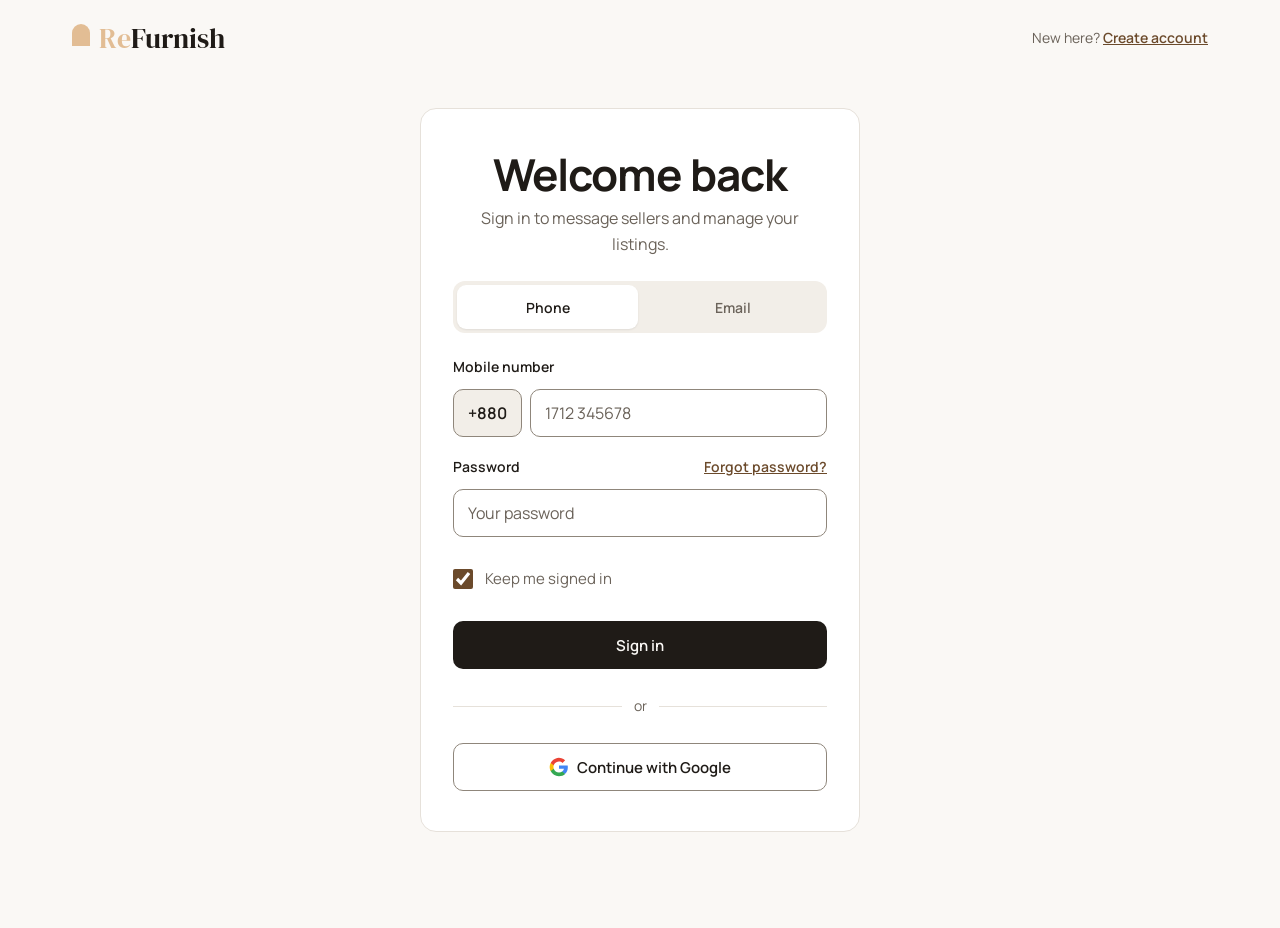
<file: signin.html>
<!doctype html>
<html lang="en">
<head>
<meta charset="utf-8">
<meta name="viewport" content="width=device-width, initial-scale=1">
<title>Sign in — ReFurnish</title>
<link rel="preconnect" href="https://fonts.googleapis.com">
<link rel="preconnect" href="https://fonts.gstatic.com" crossorigin>
<link href="https://fonts.googleapis.com/css2?family=DM+Serif+Display&family=Manrope:wght@400;500;600;700&display=swap" rel="stylesheet">
<link rel="stylesheet" href="css/styles.css">
<style>
body { display: flex; flex-direction: column; }
.seg { display: grid; grid-template-columns: repeat(2, minmax(0, 1fr)); gap: 4px; padding: 4px; background: var(--sunken); border-radius: 12px; }
.seg button { height: 44px; border: 0; border-radius: 9px; cursor: pointer; font: 600 14px var(--font); background: transparent; color: var(--muted); }
.seg button[aria-pressed="true"] { background: #fff; color: var(--ink); box-shadow: 0 1px 2px rgba(31,27,23,.08); }
.divider { display: flex; align-items: center; gap: 12px; color: var(--muted); font-size: 14px; }
.divider::before, .divider::after { content: ""; flex: 1; height: 1px; background: var(--line); }
</style>
</head>
<body>
<header class="container" style="width: 100%; padding-top: 24px; padding-bottom: 24px; display: flex; justify-content: space-between; align-items: center; gap: 16px; flex-wrap: wrap">
  <a href="index.html" class="logo" aria-label="ReFurnish home"><span class="arch" aria-hidden="true"></span><span><span class="re">Re</span>Furnish</span></a>
  <span class="small muted">New here? <a href="signup.html" style="font-weight: 600">Create account</a></span>
</header>

<main style="flex: 1; display: flex; align-items: center; justify-content: center; padding: 32px 16px 96px">
  <div class="panel" style="width: 100%; max-width: 440px; padding: 40px 32px; display: flex; flex-direction: column; gap: 24px">
    <div style="display: flex; flex-direction: column; gap: 6px; text-align: center">
      <h1 class="h-l">Welcome back</h1>
      <p style="margin: 0" class="muted">Sign in to message sellers and manage your listings.</p>
    </div>
    <div role="group" aria-label="Sign in with" class="seg">
      <button type="button" data-mode="phone" aria-pressed="true">Phone</button>
      <button type="button" data-mode="email" aria-pressed="false">Email</button>
    </div>
    <form id="form" novalidate style="display: flex; flex-direction: column; gap: 20px">
      <div class="form-row" id="phoneRow">
        <label for="phone" class="flabel">Mobile number</label>
        <div class="phone-row"><span class="phone-prefix">+880</span><input id="phone" class="field" type="tel" inputmode="numeric" autocomplete="tel-national" placeholder="1712 345678"></div>
      </div>
      <div class="form-row" id="emailRow" hidden>
        <label for="email" class="flabel">Email</label>
        <input id="email" class="field" type="email" autocomplete="email" placeholder="nadia@example.com">
      </div>
      <div class="form-row">
        <div style="display: flex; justify-content: space-between; align-items: baseline">
          <label for="pw" class="flabel">Password</label>
          <a href="#" id="forgot" style="font-size: 14px; line-height: 20px; font-weight: 600">Forgot password?</a>
        </div>
        <input id="pw" class="field" type="password" autocomplete="current-password" placeholder="Your password">
      </div>
      <label class="check small muted" style="min-height: 44px"><input type="checkbox" checked>Keep me signed in</label>
      <div class="error" role="alert" id="err" hidden></div>
      <button type="submit" class="btn btn-primary btn-block">Sign in</button>
    </form>
    <div class="divider">or</div>
    <button type="button" class="btn btn-secondary btn-block" id="google" style="background: #fff">
      <svg width="20" height="20" viewBox="0 0 24 24" aria-hidden="true"><path fill="#4285F4" d="M22.6 12.2c0-.7-.1-1.4-.2-2H12v3.8h6a5.1 5.1 0 0 1-2.2 3.3v2.8h3.6c2.1-1.9 3.2-4.8 3.2-7.9z"/><path fill="#34A853" d="M12 23c3 0 5.5-1 7.4-2.7l-3.6-2.8c-1 .7-2.3 1.1-3.8 1.1-2.9 0-5.4-2-6.3-4.6H2v2.9A11 11 0 0 0 12 23z"/><path fill="#FBBC05" d="M5.7 14c-.2-.7-.4-1.3-.4-2s.1-1.4.4-2V7.1H2a11 11 0 0 0 0 9.8z"/><path fill="#EA4335" d="M12 5.4c1.6 0 3.1.6 4.2 1.7l3.2-3.2A11 11 0 0 0 2 7.1L5.7 10c.9-2.6 3.4-4.6 6.3-4.6z"/></svg>
      Continue with Google</button>
  </div>
</main>

<script src="js/data.js"></script>
<script src="js/app.js"></script>
<script>
(function () {
  var mode = 'phone';
  RF.$all('[data-mode]').forEach(function (b) {
    b.addEventListener('click', function () {
      mode = b.getAttribute('data-mode');
      RF.$all('[data-mode]').forEach(function (x) { x.setAttribute('aria-pressed', String(x === b)); });
      RF.$('#phoneRow').hidden = mode !== 'phone';
      RF.$('#emailRow').hidden = mode !== 'email';
      RF.$('#err').hidden = true;
    });
  });
  function fail(msg, el) {
    var e = RF.$('#err'); e.innerHTML = RF.icon('alert', 18) + RF.esc(msg); e.hidden = false;
    if (el) { el.classList.add('invalid'); el.focus(); }
  }
  RF.$all('input').forEach(function (i) { i.addEventListener('input', function () { i.classList.remove('invalid'); RF.$('#err').hidden = true; }); });
  function done(u) {
    RF.signIn(u);
    var next = RF.param('next');
    location.href = next && /^[a-z-]+\.html(\?.*)?$/.test(next) ? next : 'index.html';
  }
  RF.$('#form').addEventListener('submit', function (e) {
    e.preventDefault();
    var account = RF.store.get('account', null);
    var phone = RF.$('#phone').value.replace(/\D/g, ''), email = RF.$('#email').value.trim(), pw = RF.$('#pw').value;
    if (mode === 'phone' && phone.length < 10) return fail('Enter your 10-digit mobile number.', RF.$('#phone'));
    if (mode === 'email' && !/^[^@\s]+@[^@\s]+\.[^@\s]+$/.test(email)) return fail('Enter a valid email address.', RF.$('#email'));
    if (!pw) return fail('Enter your password.', RF.$('#pw'));
    // Demo sign-in: no server checks the password yet.
    done({ name: (account && account.name) || 'ReFurnish member', phone: mode === 'phone' ? RF.$('#phone').value.trim() : (account && account.phone), email: mode === 'email' ? email : null });
  });
  RF.$('#google').addEventListener('click', function () { done({ name: 'Google user', email: 'you@gmail.com' }); });
  RF.$('#forgot').addEventListener('click', function (e) { e.preventDefault(); RF.toast('We’ll text you a reset code once accounts are live.'); });
})();
</script>
</body>
</html>
</file>
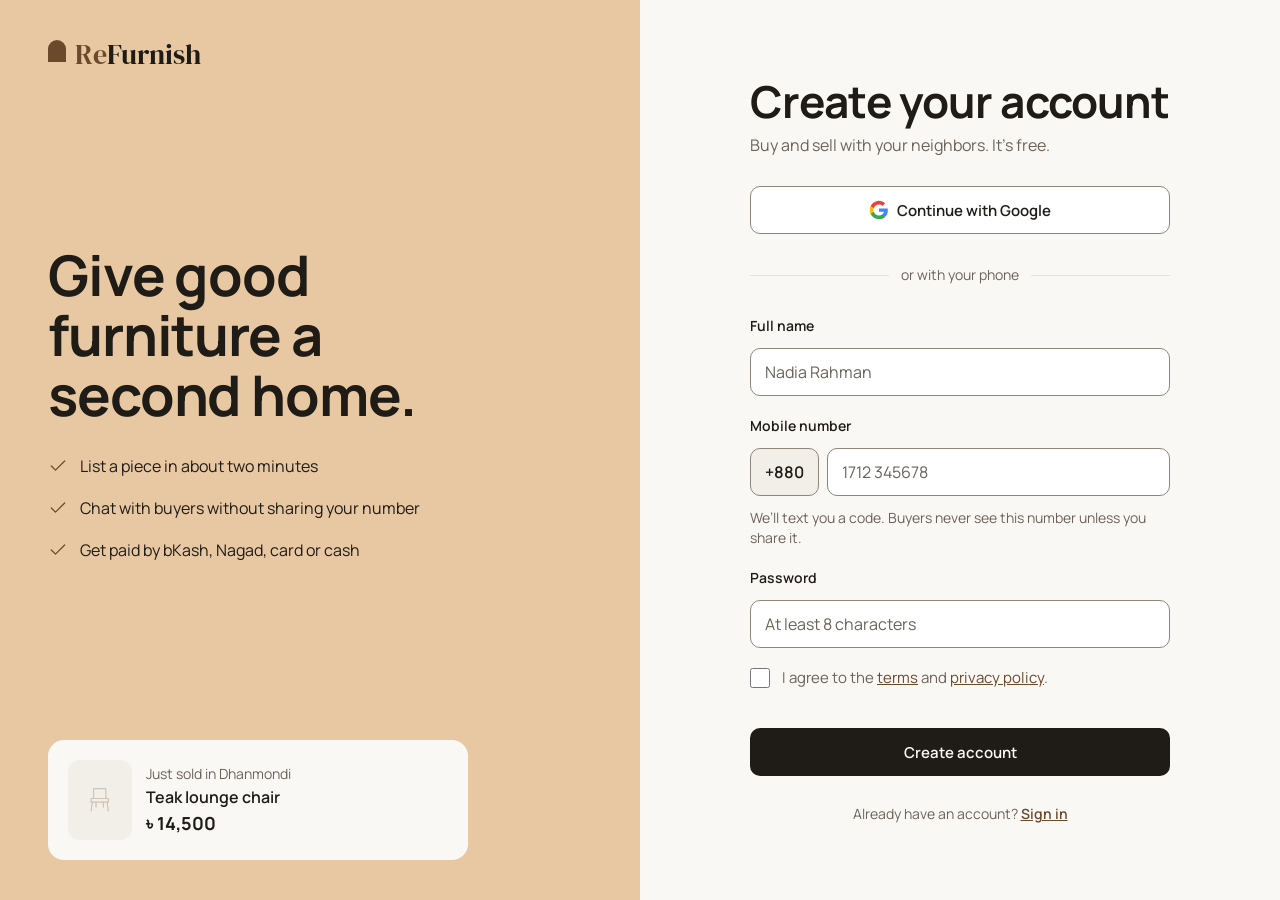
<file: signup.html>
<!doctype html>
<html lang="en">
<head>
<meta charset="utf-8">
<meta name="viewport" content="width=device-width, initial-scale=1">
<title>Create account — ReFurnish</title>
<link rel="preconnect" href="https://fonts.googleapis.com">
<link rel="preconnect" href="https://fonts.gstatic.com" crossorigin>
<link href="https://fonts.googleapis.com/css2?family=DM+Serif+Display&family=Manrope:wght@400;500;600;700&display=swap" rel="stylesheet">
<link rel="stylesheet" href="css/styles.css">
<style>
.wrap { min-height: 100vh; display: flex; flex-wrap: wrap; }
.side { flex: 1 1 480px; background: var(--oak); padding: 40px 48px; display: flex; flex-direction: column; justify-content: space-between; gap: 48px; }
.side ul { list-style: none; margin: 0; padding: 0; display: flex; flex-direction: column; gap: 16px; }
.side li { display: flex; gap: 12px; align-items: flex-start; }
.side li svg { flex: none; margin-top: 3px; color: var(--oak-deep); }
.form-side { flex: 1 1 480px; display: flex; align-items: center; justify-content: center; padding: 56px 32px; }
.divider { display: flex; align-items: center; gap: 12px; color: var(--muted); font-size: 14px; }
.divider::before, .divider::after { content: ""; flex: 1; height: 1px; background: var(--line); }
.otp { display: grid; grid-template-columns: repeat(6, minmax(0, 1fr)); gap: 8px; }
.otp input { height: 56px; padding: 0; text-align: center; font-size: 22px; font-weight: 700; }
.otp input:focus { border: 2px solid var(--oak-deep); outline: none; }
@media (max-width: 600px) {
  .side { padding: 24px 16px; gap: 24px; }
  .side .h-big { font-size: 36px !important; line-height: 42px !important; }
  .side .proof { display: none !important; }
  .form-side { padding: 32px 16px 56px; }
}
</style>
</head>
<body>
<div class="wrap">
  <aside class="side">
    <a href="index.html" class="logo on-oak" aria-label="ReFurnish home"><span class="arch" aria-hidden="true"></span><span><span class="re">Re</span>Furnish</span></a>
    <div style="display: flex; flex-direction: column; gap: 28px; max-width: 460px">
      <p class="h-big" style="margin: 0; font-weight: 700; letter-spacing: -0.02em; font-size: 56px; line-height: 60px">Give good furniture a second home.</p>
      <ul id="perks">
        <li><span>List a piece in about two minutes</span></li>
        <li><span>Chat with buyers without sharing your number</span></li>
        <li><span>Get paid by bKash, Nagad, card or cash</span></li>
      </ul>
    </div>
    <div class="proof" style="background: var(--bg); border-radius: 16px; padding: 20px; display: flex; gap: 14px; align-items: center; max-width: 420px">
      <span style="width: 64px; flex: none" id="proofImg"></span>
      <div style="display: flex; flex-direction: column">
        <span class="small muted">Just sold in Dhanmondi</span>
        <span style="font-weight: 600">Teak lounge chair</span>
        <span style="font-size: 18px; font-weight: 700">৳ 14,500</span>
      </div>
    </div>
  </aside>

  <main class="form-side">
    <div style="width: 100%; max-width: 420px" id="step"></div>
  </main>
</div>

<script src="js/data.js"></script>
<script src="js/app.js"></script>
<script>
(function () {
  RF.$all('#perks li').forEach(function (li) { li.insertAdjacentHTML('afterbegin', RF.icon('check')); });
  RF.$('#proofImg').innerHTML = RF.well({ cat: 'Chairs' });
  var google = '<svg width="20" height="20" viewBox="0 0 24 24" aria-hidden="true"><path fill="#4285F4" d="M22.6 12.2c0-.7-.1-1.4-.2-2H12v3.8h6a5.1 5.1 0 0 1-2.2 3.3v2.8h3.6c2.1-1.9 3.2-4.8 3.2-7.9z"/><path fill="#34A853" d="M12 23c3 0 5.5-1 7.4-2.7l-3.6-2.8c-1 .7-2.3 1.1-3.8 1.1-2.9 0-5.4-2-6.3-4.6H2v2.9A11 11 0 0 0 12 23z"/><path fill="#FBBC05" d="M5.7 14c-.2-.7-.4-1.3-.4-2s.1-1.4.4-2V7.1H2a11 11 0 0 0 0 9.8z"/><path fill="#EA4335" d="M12 5.4c1.6 0 3.1.6 4.2 1.7l3.2-3.2A11 11 0 0 0 2 7.1L5.7 10c.9-2.6 3.4-4.6 6.3-4.6z"/></svg>';
  var f = { name: '', phone: '', pw: '', agree: false };
  var step = 'form', err = null, timer = null, left = 42;
  var el = RF.$('#step');

  function render() {
    clearInterval(timer);
    if (step === 'form') {
      el.innerHTML = '<div style="display:flex;flex-direction:column;gap:28px">' +
        '<div style="display:flex;flex-direction:column;gap:6px"><h1 class="h-l">Create your account</h1><p style="margin:0" class="muted">Buy and sell with your neighbors. It’s free.</p></div>' +
        '<button type="button" class="btn btn-secondary btn-block" id="google" style="background:#fff">' + google + 'Continue with Google</button>' +
        '<div class="divider">or with your phone</div>' +
        '<form id="form" novalidate style="display:flex;flex-direction:column;gap:20px">' +
          '<div class="form-row"><label for="name" class="flabel">Full name</label><input id="name" class="field' + (err === 'name' ? ' invalid' : '') + '" autocomplete="name" placeholder="Nadia Rahman" value="' + RF.esc(f.name) + '"></div>' +
          '<div class="form-row"><label for="phone" class="flabel">Mobile number</label><div class="phone-row"><span class="phone-prefix">+880</span><input id="phone" class="field' + (err === 'phone' ? ' invalid' : '') + '" type="tel" inputmode="numeric" autocomplete="tel-national" placeholder="1712 345678" value="' + RF.esc(f.phone) + '"></div>' +
            '<span class="help">We’ll text you a code. Buyers never see this number unless you share it.</span></div>' +
          '<div class="form-row"><label for="pw" class="flabel">Password</label><input id="pw" class="field' + (err === 'pw' ? ' invalid' : '') + '" type="password" autocomplete="new-password" placeholder="At least 8 characters"></div>' +
          '<label class="check small muted" style="align-items:flex-start"><input type="checkbox" id="agree"' + (f.agree ? ' checked' : '') + '><span>I agree to the <a href="#">terms</a> and <a href="#">privacy policy</a>.</span></label>' +
          (err ? '<div class="error" role="alert">' + RF.icon('alert', 18) + {
            name: 'Add your name so buyers know who they’re talking to.',
            phone: 'Add your mobile number so we can send a code.',
            pw: 'Use a password with at least 8 characters.',
            agree: 'Please agree to the terms to continue.'
          }[err] + '</div>' : '') +
          '<button type="submit" class="btn btn-primary btn-block">Create account</button>' +
        '</form>' +
        '<p style="margin:0;text-align:center" class="small muted">Already have an account? <a href="signin.html" style="font-weight:600">Sign in</a></p></div>';
      return;
    }
    if (step === 'verify') {
      left = 42;
      el.innerHTML = '<div style="display:flex;flex-direction:column;gap:28px">' +
        '<button type="button" id="back" style="align-self:flex-start;display:inline-flex;align-items:center;gap:6px;height:44px;padding:0;border:0;background:transparent;font:600 14px var(--font);color:var(--ink);cursor:pointer">' + RF.icon('left') + 'Back</button>' +
        '<div style="display:flex;flex-direction:column;gap:6px"><h1 class="h-l">Check your phone</h1><p style="margin:0" class="muted">Enter the 6-digit code we sent to +880 ' + RF.esc(f.phone) + '.</p></div>' +
        '<form id="otpForm" novalidate style="display:flex;flex-direction:column;gap:28px"><fieldset><legend class="sr-only">Verification code</legend><div class="otp">' +
          [1, 2, 3, 4, 5, 6].map(function (i) { return '<input class="field" aria-label="Digit ' + i + '" inputmode="numeric" maxlength="1" autocomplete="' + (i === 1 ? 'one-time-code' : 'off') + '">'; }).join('') +
        '</div></fieldset>' +
        '<div class="error" role="alert" id="otpErr" hidden>' + RF.icon('alert', 18) + 'Enter all 6 digits.</div>' +
        '<button type="submit" class="btn btn-primary btn-block">Verify</button></form>' +
        '<p style="margin:0" class="small muted" id="resend"></p></div>';
      var boxes = RF.$all('.otp input');
      boxes[0].focus();
      boxes.forEach(function (b, i) {
        b.addEventListener('input', function () {
          var v = b.value.replace(/\D/g, '');
          if (v.length > 1) { v.split('').slice(0, 6 - i).forEach(function (d, j) { boxes[i + j].value = d; }); boxes[Math.min(5, i + v.length - 1)].focus(); return; }
          b.value = v; if (v && i < 5) boxes[i + 1].focus();
          RF.$('#otpErr').hidden = true;
        });
        b.addEventListener('keydown', function (e) { if (e.key === 'Backspace' && !b.value && i > 0) boxes[i - 1].focus(); });
      });
      var tick = function () {
        var r = RF.$('#resend'); if (!r) return;
        r.innerHTML = left > 0 ? 'Didn’t get it? You can resend in 0:' + String(left).padStart(2, '0')
          : 'Didn’t get it? <button type="button" class="link-btn" id="resendBtn">Resend code</button>';
        if (left <= 0) clearInterval(timer);
        left--;
      };
      tick(); timer = setInterval(tick, 1000);
      return;
    }
    el.innerHTML = '<div style="display:flex;flex-direction:column;gap:24px">' +
      '<span style="width:56px;height:56px;border-radius:999px;background:var(--oak);color:var(--oak-deep);display:flex;align-items:center;justify-content:center" aria-hidden="true">' + RF.icon('shield', 26) + '</span>' +
      '<div style="display:flex;flex-direction:column;gap:6px"><h1 class="h-l">You’re verified</h1><p style="margin:0" class="muted">Your profile now shows a Verified badge. What would you like to do first?</p></div>' +
      '<div style="display:flex;flex-direction:column;gap:10px"><a class="btn btn-primary btn-block" href="index.html">Start browsing</a><a class="btn btn-secondary btn-block" href="sell.html">List an item</a></div></div>';
  }

  el.addEventListener('submit', function (e) {
    e.preventDefault();
    if (step === 'form') {
      f.name = RF.$('#name').value.trim(); f.phone = RF.$('#phone').value.trim(); f.agree = RF.$('#agree').checked;
      var pw = RF.$('#pw').value;
      err = !f.name ? 'name' : f.phone.replace(/\D/g, '').length < 10 ? 'phone' : pw.length < 8 ? 'pw' : !f.agree ? 'agree' : null;
      if (err) { render(); var t = RF.$('#' + err); if (t) t.focus(); return; }
      step = 'verify'; render(); return;
    }
    if (step === 'verify') {
      var code = RF.$all('.otp input').map(function (b) { return b.value; }).join('');
      if (code.length < 6) { RF.$('#otpErr').hidden = false; return; }
      // Demo: any 6 digits verify. Connect an SMS provider for real codes.
      RF.store.set('account', { name: f.name, phone: f.phone });
      RF.signIn({ name: f.name, phone: f.phone });
      step = 'done'; render();
    }
  });
  el.addEventListener('click', function (e) {
    if (e.target.closest('#back')) { step = 'form'; err = null; render(); return; }
    if (e.target.closest('#resendBtn')) { RF.toast('New code sent'); left = 42; clearInterval(timer); render(); return; }
    if (e.target.closest('#google')) { RF.signIn({ name: 'Google user', email: 'you@gmail.com' }); location.href = 'index.html'; }
  });
  render();
})();
</script>
</body>
</html>
</file>
<file: css/styles.css>
/* ReFurnish — shared styles. Colors follow the design canvas. */
:root {
  --bg: #FAF8F5;          /* page background */
  --raised: #FFFFFF;      /* cards, inputs */
  --sunken: #F2EEE8;      /* photo wells, footer, hovers */
  --ink: #1F1B17;         /* primary text, primary button */
  --ink-hover: #3A332C;
  --muted: #6B635A;       /* secondary text */
  --line: #E6E1DA;        /* hairlines, resting card borders */
  --line-strong: #8F867B; /* input + secondary button borders */
  --oak: #E8C8A3;         /* brand fill: chips, banners */
  --oak-deep: #6B4A2B;    /* readable brand wood: links, active, focus */
  --logo: #E2BD94;
  --clay: #A65A33;        /* Sell button */
  --clay-hover: #8E4B29;
  --success: #2F6B3F;
  --danger: #B3261E;
  --shadow: 0 1px 2px rgba(31,27,23,.04), 0 8px 24px rgba(31,27,23,.08);
  --font: Manrope, system-ui, -apple-system, "Segoe UI", sans-serif;
  --logo-font: "DM Serif Display", Georgia, serif;
}

* { box-sizing: border-box; }
html { -webkit-text-size-adjust: 100%; }
body {
  margin: 0; background: var(--bg); color: var(--ink);
  font-family: var(--font); font-size: 16px; line-height: 26px;
  min-height: 100vh;
}
img { display: block; max-width: 100%; }
a { color: var(--oak-deep); }
a:hover { color: var(--ink); }
:focus-visible { outline: 2px solid var(--oak-deep); outline-offset: 2px; }
input::placeholder, textarea::placeholder { color: var(--muted); }
button { font-family: inherit; }
summary { list-style: none; }
summary::-webkit-details-marker { display: none; }
[hidden] { display: none !important; }
.sr-only { position: absolute; width: 1px; height: 1px; overflow: hidden; clip: rect(0 0 0 0); white-space: nowrap; }

.container { max-width: 1200px; margin: 0 auto; padding-left: 32px; padding-right: 32px; }
@media (max-width: 600px) { .container { padding-left: 16px; padding-right: 16px; } }

/* Type */
.h-xl { margin: 0; font-weight: 700; letter-spacing: -0.02em; font-size: 64px; line-height: 68px; }
.h-l  { margin: 0; font-weight: 700; letter-spacing: -0.02em; font-size: 44px; line-height: 50px; }
.h-m  { margin: 0; font-weight: 700; letter-spacing: -0.02em; font-size: 30px; line-height: 36px; }
.h-s  { margin: 0; font-size: 18px; line-height: 26px; font-weight: 600; }
@media (max-width: 600px) {
  .h-xl { font-size: 42px; line-height: 46px; }
  .h-l  { font-size: 34px; line-height: 40px; }
  .h-m  { font-size: 26px; line-height: 32px; }
}
.label { font-size: 12px; line-height: 16px; font-weight: 600; letter-spacing: .08em; text-transform: uppercase; }
.muted { color: var(--muted); }
.small { font-size: 14px; line-height: 20px; }
.price { font-size: 20px; line-height: 28px; font-weight: 700; }

/* Buttons */
.btn {
  display: inline-flex; align-items: center; justify-content: center; gap: 8px;
  height: 48px; padding: 0 22px; border-radius: 10px;
  font: 600 15px/1 var(--font); cursor: pointer; text-decoration: none;
  border: 1px solid transparent; white-space: nowrap;
}
.btn:disabled { opacity: .5; cursor: not-allowed; }
.btn-primary { background: var(--ink); color: var(--bg); }
.btn-primary:hover { background: var(--ink-hover); color: var(--bg); }
.btn-secondary { background: transparent; color: var(--ink); border-color: var(--line-strong); }
.btn-secondary:hover { background: var(--sunken); color: var(--ink); }
.btn-clay { background: var(--clay); color: #fff; }
.btn-clay:hover { background: var(--clay-hover); color: #fff; }
.btn-sm { height: 44px; padding: 0 16px; font-size: 14px; }
.btn-block { width: 100%; }
.btn-icon { width: 48px; padding: 0; }
.link-btn { border: 0; background: transparent; padding: 0; font: 600 14px var(--font); color: var(--oak-deep); cursor: pointer; text-decoration: underline; }

.navlink {
  display: inline-flex; align-items: center; gap: 6px; height: 44px; padding: 0 12px;
  border-radius: 10px; color: var(--ink); text-decoration: none; font-size: 14px; font-weight: 500;
}
.navlink:hover, .navlink[aria-current="page"] { background: var(--sunken); color: var(--ink); }
.navlink[aria-current="page"] svg { stroke: var(--oak-deep); }

/* Chips */
.chip {
  display: inline-flex; align-items: center; gap: 6px; height: 44px; padding: 0 16px;
  border-radius: 999px; cursor: pointer; font: 500 14px var(--font);
  border: 1px solid var(--line-strong); background: transparent; color: var(--ink);
}
.chip[aria-pressed="true"] { font-weight: 600; border-color: var(--oak-deep); background: var(--oak); color: var(--oak-deep); }
.chip .check-ico { display: none; }
.chip[aria-pressed="true"] .check-ico { display: inline; }
.chip-sm { height: 36px; padding: 0 12px; font-size: 13px; }
.chip-md { height: 40px; padding: 0 14px; }
.tag { display: inline-block; padding: 4px 8px; border-radius: 6px; }
.tag-oak { background: var(--oak); color: var(--oak-deep); }
.tag-plain { background: var(--sunken); color: var(--muted); border: 1px solid var(--line); }
.tag-draft { background: #fff; color: var(--muted); border: 1px dashed var(--line-strong); }

/* Forms */
.field {
  height: 48px; width: 100%; border: 1px solid var(--line-strong); border-radius: 10px;
  background: var(--raised); padding: 0 14px; font: 400 16px var(--font); color: var(--ink);
}
textarea.field { height: auto; padding: 12px 14px; line-height: 26px; resize: vertical; }
.field.invalid { border-color: var(--danger); }
.form-row { display: flex; flex-direction: column; gap: 12px; }
.flabel { font-weight: 600; font-size: 14px; line-height: 20px; }
.help { font-size: 14px; line-height: 20px; color: var(--muted); }
.check { display: flex; align-items: center; gap: 12px; min-height: 40px; cursor: pointer; font-size: 15px; }
.check input { width: 20px; height: 20px; margin: 0; accent-color: var(--oak-deep); flex: none; }
.error { display: flex; gap: 8px; align-items: center; color: var(--danger); font-size: 14px; line-height: 20px; }
fieldset { border: 0; margin: 0; padding: 0; min-width: 0; }
.phone-row { display: flex; gap: 8px; }
.phone-prefix { height: 48px; padding: 0 14px; border: 1px solid var(--line-strong); border-radius: 10px; background: var(--sunken); display: flex; align-items: center; font-weight: 600; flex: none; }

.option-card {
  text-align: left; width: 100%; padding: 16px; min-height: 76px; border-radius: 10px; cursor: pointer;
  font: 400 16px var(--font); color: var(--ink); background: var(--raised); border: 1px solid var(--line-strong);
}
.option-card[aria-checked="true"], .option-card[aria-pressed="true"] { background: var(--oak); border: 2px solid var(--oak-deep); padding: 15px; }
.option-card:disabled { opacity: .5; cursor: not-allowed; }

.notice { display: flex; gap: 12px; align-items: flex-start; padding: 14px 16px; background: var(--oak); border-radius: 10px; font-size: 14px; line-height: 20px; color: var(--oak-deep); }
.notice svg { flex: none; }

/* Header */
.site-header { border-bottom: 1px solid var(--line); background: var(--bg); position: sticky; top: 0; z-index: 40; }
.site-header .bar { display: flex; flex-wrap: wrap; align-items: center; gap: 20px; padding-top: 14px; padding-bottom: 14px; }
.logo {
  display: inline-flex; align-items: flex-end; gap: .32em; font-family: var(--logo-font);
  font-size: 28px; line-height: 1; color: var(--ink); text-decoration: none; white-space: nowrap;
}
.logo:hover { color: var(--ink); }
.logo .arch { width: .66em; height: .8em; margin-bottom: .2em; background: var(--logo); border-radius: 999px 999px 0 0; flex: none; }
.logo .re { color: var(--logo); }
.logo.on-oak .arch { background: var(--oak-deep); }
.logo.on-oak .re { color: var(--oak-deep); }
.logo-sm { font-size: 24px; }

.popover-wrap { position: relative; }
.popover {
  position: absolute; top: 52px; z-index: 50; width: 300px; background: var(--raised);
  border: 1px solid var(--line); border-radius: 16px; box-shadow: var(--shadow);
  padding: 16px; display: flex; flex-direction: column; gap: 12px;
}
.popover.left { left: 0; } .popover.right { right: 0; }
.loc-btn {
  display: inline-flex; align-items: center; gap: 8px; height: 44px; padding: 0 12px;
  border: 1px solid var(--line); border-radius: 999px; background: var(--raised); cursor: pointer;
}
.loc-btn .stack { display: flex; flex-direction: column; line-height: 15px; }
.search {
  flex: 1 1 200px; display: flex; align-items: center; gap: 10px; height: 44px; padding: 0 16px;
  background: var(--raised); border: 1px solid var(--line-strong); border-radius: 999px;
}
.search input { flex: 1; min-width: 0; border: 0; outline: none; background: transparent; font: 400 15px var(--font); color: var(--ink); }
.search:focus-within { outline: 2px solid var(--oak-deep); outline-offset: 2px; }
.main-nav { display: flex; gap: 2px; }
.avatar-dot { width: 28px; height: 28px; border-radius: 999px; background: var(--oak); color: var(--ink); display: inline-flex; align-items: center; justify-content: center; font-weight: 700; font-size: 13px; }
.badge-count { min-width: 18px; height: 18px; padding: 0 5px; border-radius: 999px; background: var(--oak-deep); color: #fff; font-size: 11px; line-height: 18px; font-weight: 700; text-align: center; }

@media (max-width: 860px) {
  .hide-sm { display: none !important; }
  .site-header .bar { gap: 12px; }
  .search { order: 3; flex-basis: 100%; }
  body.has-tabbar { padding-bottom: 72px; }
}
.tabbar { display: none; }
@media (max-width: 860px) {
  .tabbar {
    display: grid; grid-template-columns: repeat(5, 1fr); position: fixed; left: 0; right: 0; bottom: 0; z-index: 40;
    background: var(--raised); border-top: 1px solid var(--line); padding: 6px 4px calc(6px + env(safe-area-inset-bottom));
  }
  .tabbar a { display: flex; flex-direction: column; align-items: center; gap: 2px; min-height: 52px; justify-content: center; font-size: 11px; font-weight: 600; color: var(--muted); text-decoration: none; border-radius: 10px; }
  .tabbar a[aria-current="page"] { color: var(--oak-deep); background: var(--sunken); }
  .tabbar a.sell { color: var(--clay); }
}

/* Footer */
.site-footer { background: var(--sunken); }
.site-footer .inner { display: flex; flex-wrap: wrap; justify-content: space-between; gap: 32px; padding-top: 48px; padding-bottom: 48px; }
.site-footer nav { display: flex; flex-direction: column; gap: 10px; font-size: 14px; line-height: 20px; }
.site-footer nav a { color: var(--ink); }
.site-footer .cols { display: flex; flex-wrap: wrap; gap: 56px; }
.site-footer.compact .inner { padding-top: 32px; padding-bottom: 32px; align-items: center; gap: 16px; font-size: 14px; color: var(--muted); }
.site-footer.compact a { color: var(--muted); }

/* Cards and photo wells */
.card { background: var(--raised); border: 1px solid var(--line); border-radius: 16px; transition: box-shadow .2s; }
.card:hover { box-shadow: 0 1px 2px rgba(31,27,23,.04), 0 8px 24px rgba(31,27,23,.06); }
.panel { background: var(--raised); border: 1px solid var(--line); border-radius: 16px; }
.well {
  display: flex; align-items: center; justify-content: center; position: relative;
  aspect-ratio: 4 / 5; background: var(--sunken); border-radius: 12px; overflow: hidden; color: #CFC4B5;
}
.well img { width: 100%; height: 100%; object-fit: cover; }
.well svg.glyph { width: 46%; height: auto; }
.well.square { aspect-ratio: 1 / 1; border-radius: 16px; }
.well.sold img, .well.sold svg { opacity: .55; }

.product-grid { display: grid; grid-template-columns: repeat(auto-fill, minmax(240px, 1fr)); gap: 24px; }
.product-grid.tight { grid-template-columns: repeat(auto-fill, minmax(220px, 1fr)); }
@media (max-width: 600px) { .product-grid, .product-grid.tight { grid-template-columns: repeat(2, minmax(0, 1fr)); gap: 12px; } }
.pcard { padding: 8px; display: flex; flex-direction: column; color: var(--ink); text-decoration: none; }
.pcard .media { position: relative; }
.pcard .media > a { display: block; }
.pcard .badge { position: absolute; top: 10px; left: 10px; }
.heart {
  position: absolute; top: 8px; right: 8px; width: 44px; height: 44px; border-radius: 999px; border: 0;
  background: #fff; cursor: pointer; display: flex; align-items: center; justify-content: center; color: var(--ink);
}
.heart[aria-pressed="true"] { color: var(--oak-deep); }
.heart[aria-pressed="true"] svg { fill: var(--oak-deep); }
.pcard .body { padding: 12px 6px 6px; display: flex; flex-direction: column; gap: 2px; }
.pcard .name { font-size: 16px; line-height: 24px; font-weight: 600; color: var(--ink); text-decoration: none; }
.pcard .meta { font-size: 14px; line-height: 20px; color: var(--muted); }
.pcard .was { text-decoration: line-through; color: var(--muted); }
@media (max-width: 600px) {
  .pcard .name { font-size: 14px; line-height: 20px; }
  .pcard .price { font-size: 17px; line-height: 24px; }
  .pcard .meta { font-size: 12px; line-height: 16px; }
  .heart { width: 36px; height: 36px; }
}

.empty { padding: 64px 24px; display: flex; flex-direction: column; align-items: center; gap: 12px; text-align: center; }

/* Tabs */
.tabs { display: flex; gap: 4px; border-bottom: 1px solid var(--line); overflow-x: auto; }
.tab {
  height: 48px; padding: 0 16px; border: 0; background: transparent; cursor: pointer; margin-bottom: -1px;
  font: 500 15px var(--font); color: var(--muted); border-bottom: 2px solid transparent; white-space: nowrap;
}
.tab[aria-selected="true"] { font-weight: 700; color: var(--ink); border-bottom-color: var(--oak-deep); }

.breadcrumb { font-size: 14px; line-height: 20px; color: var(--muted); display: flex; gap: 8px; flex-wrap: wrap; }
.breadcrumb a { color: var(--muted); }
.breadcrumb [aria-current] { color: var(--ink); }

.success-mark { width: 64px; height: 64px; border-radius: 999px; background: var(--oak); color: var(--success); display: flex; align-items: center; justify-content: center; }

.toast {
  position: fixed; left: 50%; bottom: 24px; transform: translateX(-50%) translateY(20px); opacity: 0;
  background: var(--ink); color: var(--bg); padding: 12px 18px; border-radius: 10px; font-size: 14px; font-weight: 600;
  transition: opacity .2s, transform .2s; z-index: 100; pointer-events: none;
}
.toast.show { opacity: 1; transform: translateX(-50%) translateY(0); }
@media (max-width: 860px) { .toast { bottom: 88px; } }

/* Save button on the product page */
.heart-btn[aria-pressed="true"] { color: var(--oak-deep); }
.heart-btn[aria-pressed="true"] svg { fill: var(--oak-deep); }
</file>
